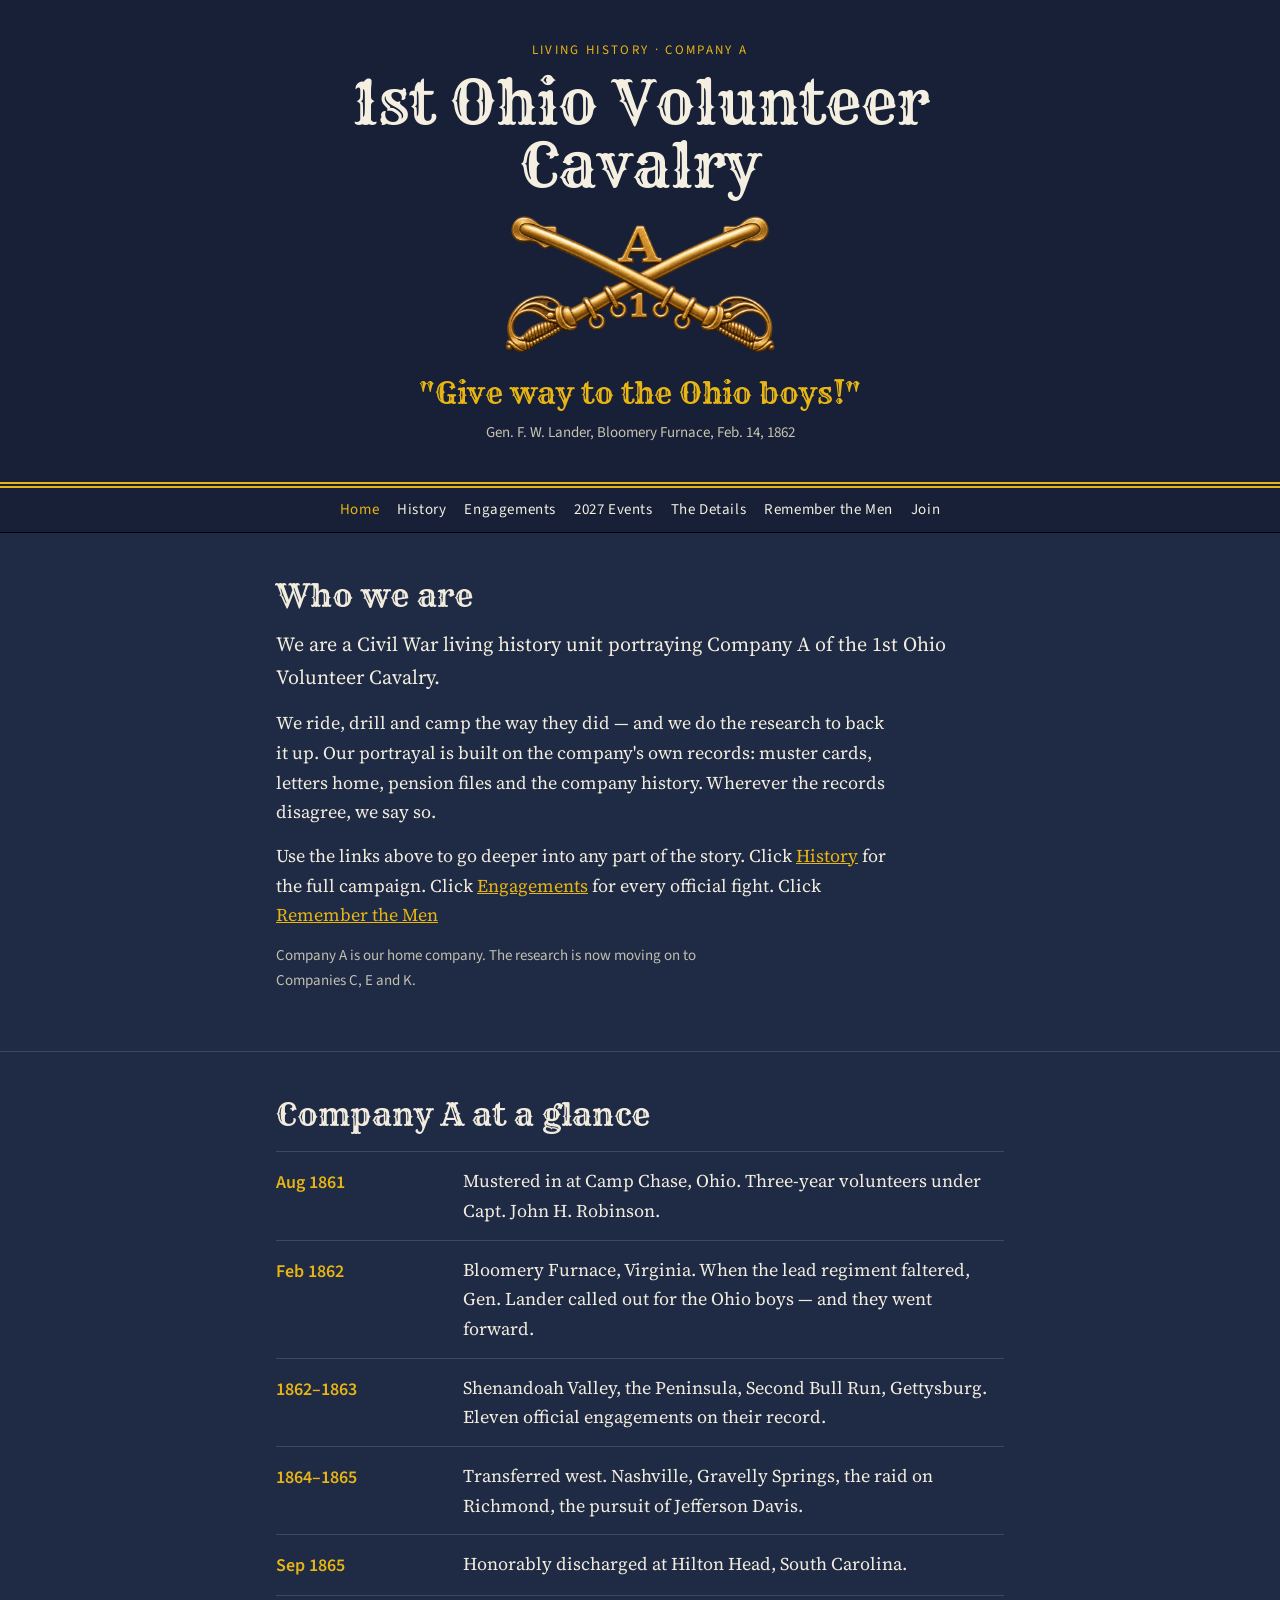
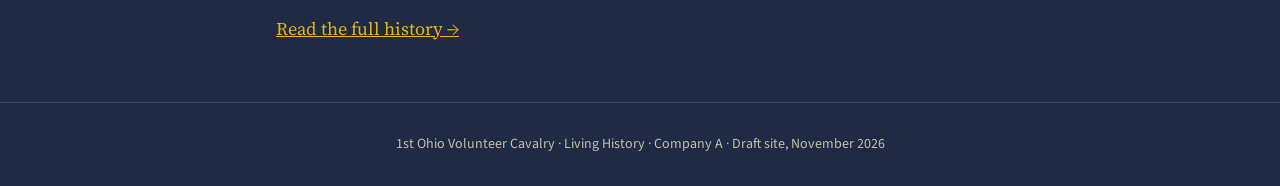
<file: index.html>
<!doctype html><html lang="en"><head>
<meta charset="utf-8">
<meta name="viewport" content="width=device-width,initial-scale=1,viewport-fit=cover">
<title>1st Ohio Volunteer Cavalry</title>
<link rel="stylesheet" href="style.css">
</head><body>

<header class="hero"><div class="wrap">
  <div class="eyebrow">Living History · Company A</div>
  <h1>1st Ohio Volunteer Cavalry</h1>
  <div class="insignia"><img src="emblem.webp" alt="Brass crossed cavalry sabers, Company A, 1st Regiment" width="500" height="256" style="width:100%;height:auto;display:block"></div>
  <p class="motto">"Give way to the Ohio boys!"</p>
  <div class="cite">Gen. F. W. Lander, Bloomery Furnace, Feb. 14, 1862</div>
</div></header>

<nav aria-label="Site navigation"><div class="wrap">
  <a href="index.html" class="active">Home</a>
  <a href="history.html">History</a>
  <a href="engagements.html">Engagements</a>
  <a href="events.html">2027 Events</a>
  <a href="details.html">The Details</a>
  <a href="memorial.html">Remember the Men</a>
  <a href="join.html">Join</a>
</div></nav>

<main>
<section id="about"><div class="wrap">
  <h2>Who we are</h2>
  <p class="lede">We are a Civil War living history unit portraying Company A of the 1st Ohio Volunteer Cavalry.</p>
  <p>We ride, drill and camp the way they did — and we do the research to back it up. Our portrayal is built on the company's own records: muster cards, letters home, pension files and the company history. Wherever the records disagree, we say so.</p>
  <p>Use the links above to go deeper into any part of the story. Click <a href="history.html">History</a> for the full campaign. Click <a href="engagements.html">Engagements</a> for every official fight. Click <a href="memorial.html">Remember the Men</a for the men who gave everything.</p>
  <p class="note">Company A is our home company. The research is now moving on to Companies C, E and K.</p>
</div></section>

<section id="snapshot"><div class="wrap">
  <h2>Company A at a glance</h2>
  <ol class="ledger">
    <li><time>Aug 1861</time><div>Mustered in at Camp Chase, Ohio. Three-year volunteers under Capt. John H. Robinson.</div></li>
    <li><time>Feb 1862</time><div>Bloomery Furnace, Virginia. When the lead regiment faltered, Gen. Lander called out for the Ohio boys — and they went forward.</div></li>
    <li><time>1862–1863</time><div>Shenandoah Valley, the Peninsula, Second Bull Run, Gettysburg. Eleven official engagements on their record.</div></li>
    <li><time>1864–1865</time><div>Transferred west. Nashville, Gravelly Springs, the raid on Richmond, the pursuit of Jefferson Davis.</div></li>
    <li><time>Sep 1865</time><div>Honorably discharged at Hilton Head, South Carolina.</div></li>
  </ol>
  <p style="margin-top:18px"><a href="history.html">Read the full history →</a></p>
</div></section>
</main>

<footer><div class="wrap">1st Ohio Volunteer Cavalry · Living History · Company A · Draft site, November 2026</div></footer>
</body></html>
</file>
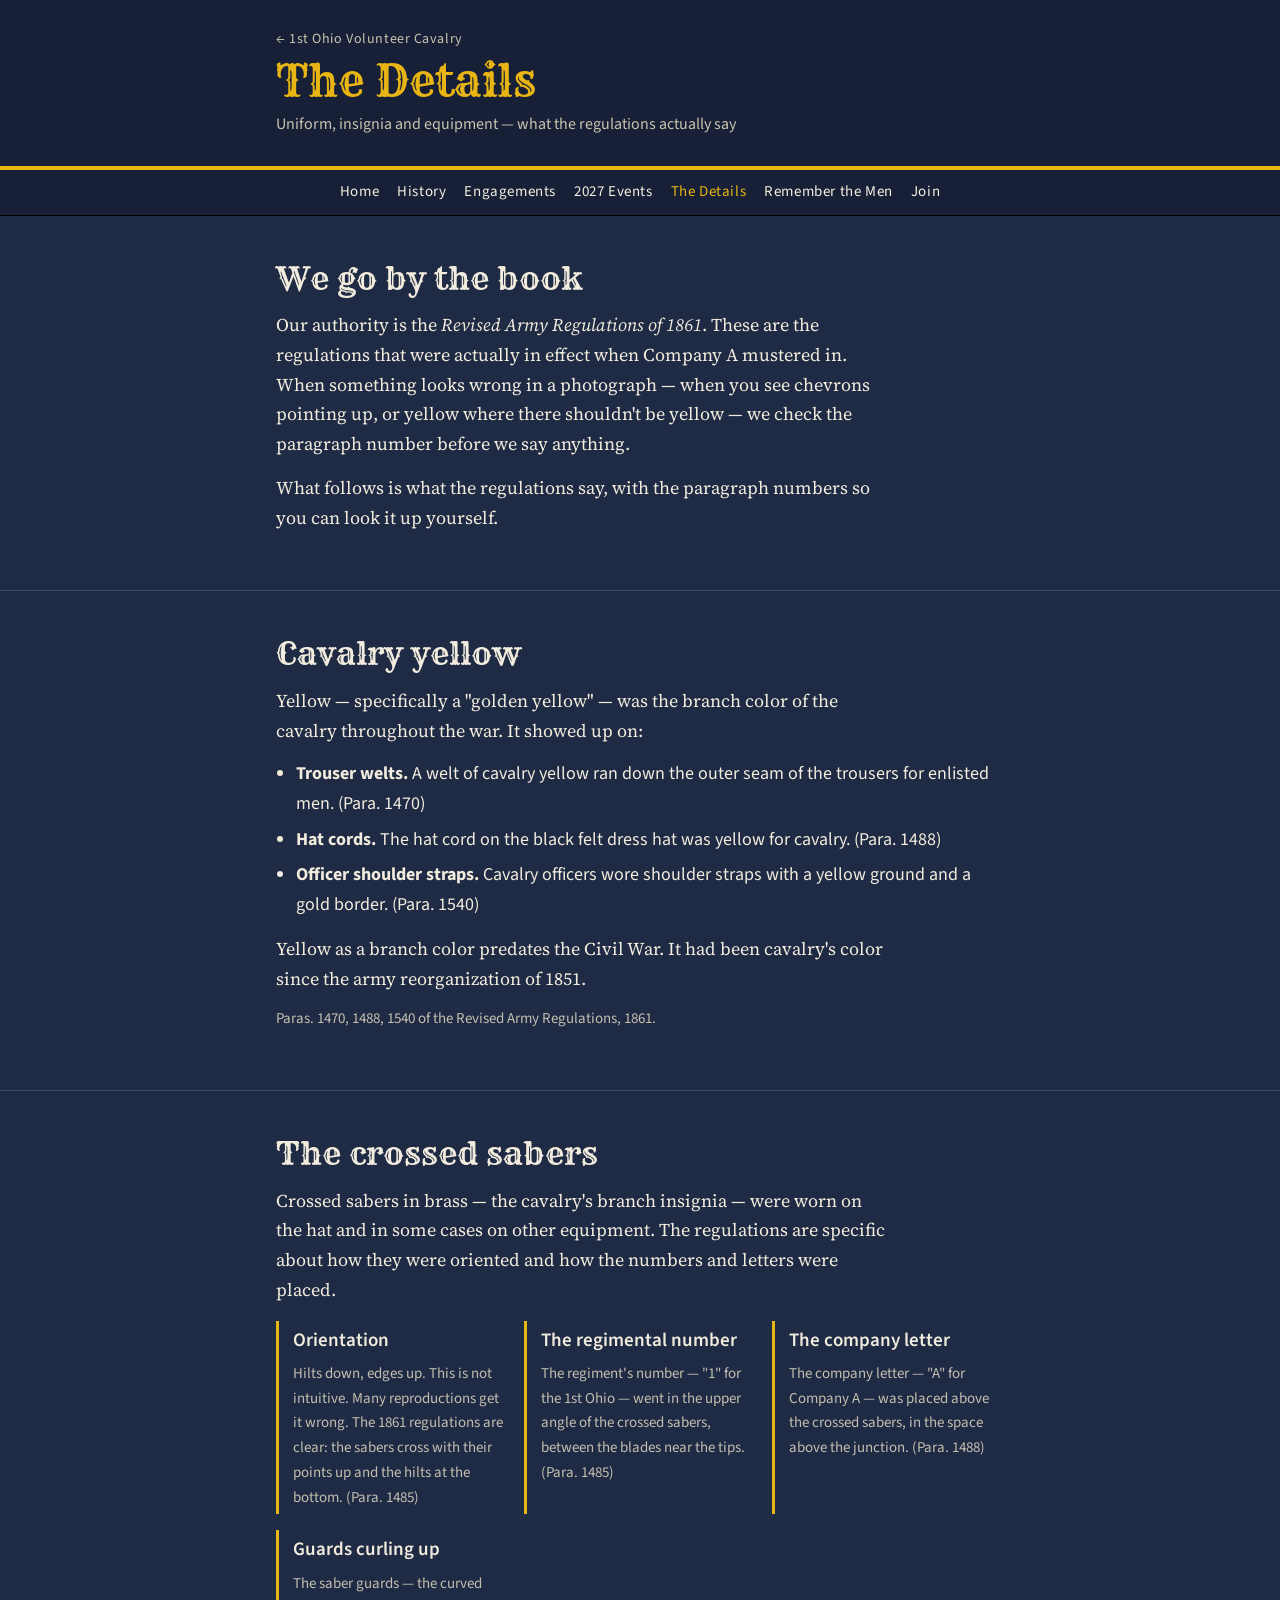
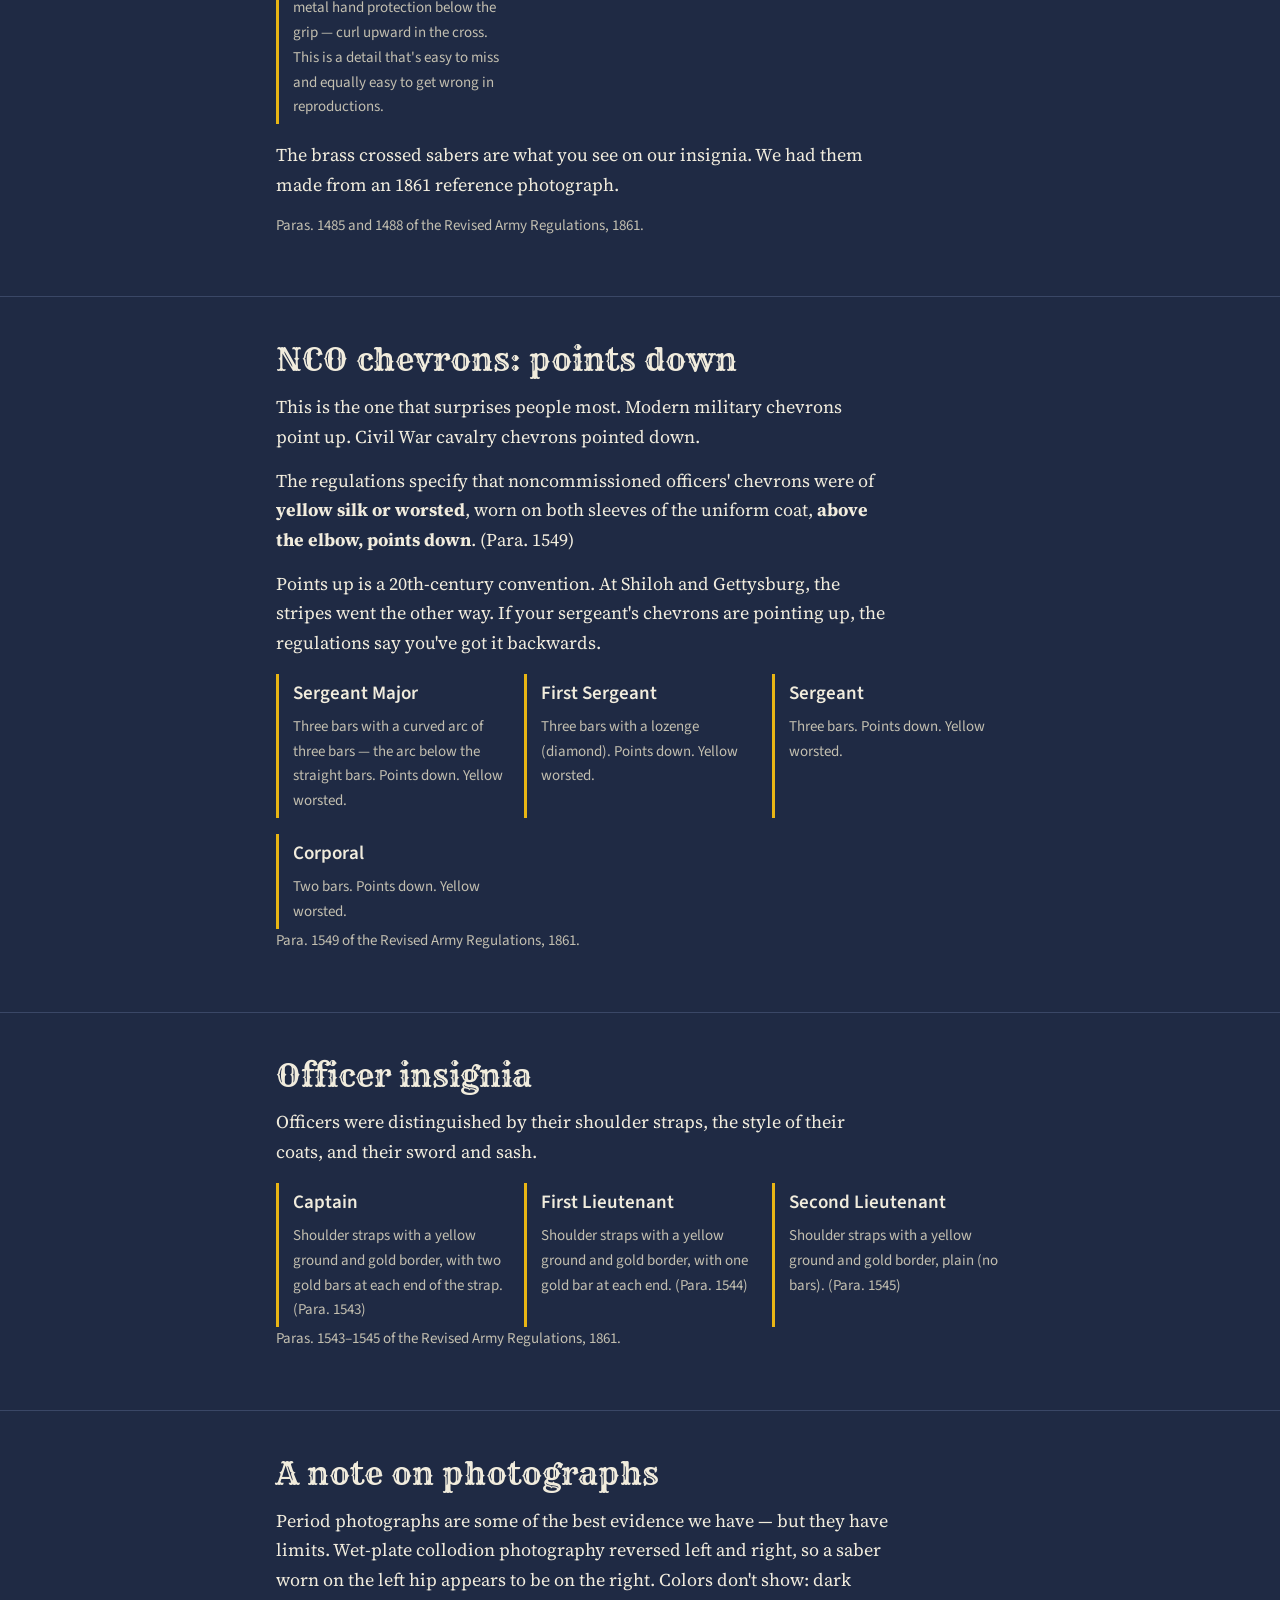
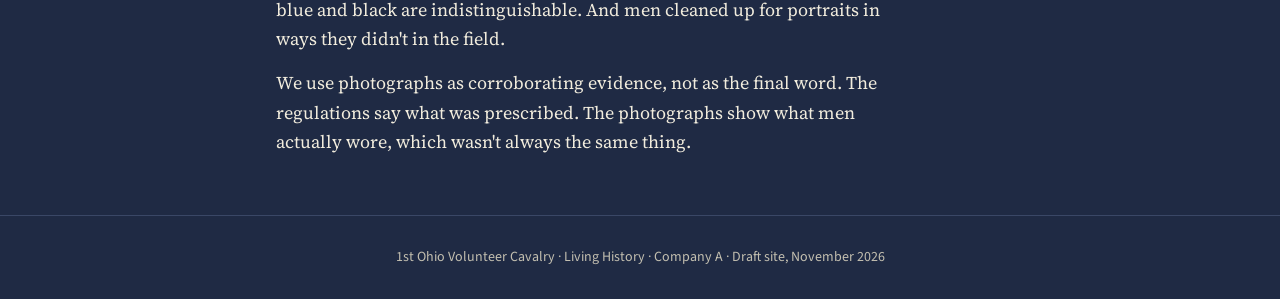
<file: details.html>
<!doctype html><html lang="en"><head>
<meta charset="utf-8">
<meta name="viewport" content="width=device-width,initial-scale=1,viewport-fit=cover">
<title>The Details · 1st Ohio Volunteer Cavalry</title>
<link rel="stylesheet" href="style.css">
</head><body>

<header class="page-hero"><div class="wrap">
  <a href="index.html" class="back">← 1st Ohio Volunteer Cavalry</a>
  <h1>The Details</h1>
  <p class="sub">Uniform, insignia and equipment — what the regulations actually say</p>
</div></header>

<nav aria-label="Site navigation"><div class="wrap">
  <a href="index.html">Home</a>
  <a href="history.html">History</a>
  <a href="engagements.html">Engagements</a>
  <a href="events.html">2027 Events</a>
  <a href="details.html" class="active">The Details</a>
  <a href="memorial.html">Remember the Men</a>
  <a href="join.html">Join</a>
</div></nav>

<main>

<section><div class="wrap">
  <h2>We go by the book</h2>
  <p>Our authority is the <em>Revised Army Regulations of 1861</em>. These are the regulations that were actually in effect when Company A mustered in. When something looks wrong in a photograph — when you see chevrons pointing up, or yellow where there shouldn't be yellow — we check the paragraph number before we say anything.</p>
  <p>What follows is what the regulations say, with the paragraph numbers so you can look it up yourself.</p>
</div></section>

<section><div class="wrap">
  <h2>Cavalry yellow</h2>
  <p>Yellow — specifically a "golden yellow" — was the branch color of the cavalry throughout the war. It showed up on:</p>
  <ul style="font-family:var(--sans);margin:0 0 14px;padding-left:20px">
    <li style="margin-bottom:6px"><strong>Trouser welts.</strong> A welt of cavalry yellow ran down the outer seam of the trousers for enlisted men. (Para. 1470)</li>
    <li style="margin-bottom:6px"><strong>Hat cords.</strong> The hat cord on the black felt dress hat was yellow for cavalry. (Para. 1488)</li>
    <li style="margin-bottom:6px"><strong>Officer shoulder straps.</strong> Cavalry officers wore shoulder straps with a yellow ground and a gold border. (Para. 1540)</li>
  </ul>
  <p>Yellow as a branch color predates the Civil War. It had been cavalry's color since the army reorganization of 1851.</p>
  <p class="note">Paras. 1470, 1488, 1540 of the Revised Army Regulations, 1861.</p>
</div></section>

<section><div class="wrap">
  <h2>The crossed sabers</h2>
  <p>Crossed sabers in brass — the cavalry's branch insignia — were worn on the hat and in some cases on other equipment. The regulations are specific about how they were oriented and how the numbers and letters were placed.</p>
  <div class="regs">
    <div class="reg">
      <h3>Orientation</h3>
      <p>Hilts down, edges up. This is not intuitive. Many reproductions get it wrong. The 1861 regulations are clear: the sabers cross with their points up and the hilts at the bottom. (Para. 1485)</p>
    </div>
    <div class="reg">
      <h3>The regimental number</h3>
      <p>The regiment's number — "1" for the 1st Ohio — went in the upper angle of the crossed sabers, between the blades near the tips. (Para. 1485)</p>
    </div>
    <div class="reg">
      <h3>The company letter</h3>
      <p>The company letter — "A" for Company A — was placed above the crossed sabers, in the space above the junction. (Para. 1488)</p>
    </div>
    <div class="reg">
      <h3>Guards curling up</h3>
      <p>The saber guards — the curved metal hand protection below the grip — curl upward in the cross. This is a detail that's easy to miss and equally easy to get wrong in reproductions.</p>
    </div>
  </div>
  <p style="margin-top:16px">The brass crossed sabers are what you see on our insignia. We had them made from an 1861 reference photograph.</p>
  <p class="note">Paras. 1485 and 1488 of the Revised Army Regulations, 1861.</p>
</div></section>

<section><div class="wrap">
  <h2>NCO chevrons: points down</h2>
  <p>This is the one that surprises people most. Modern military chevrons point up. Civil War cavalry chevrons pointed down.</p>
  <p>The regulations specify that noncommissioned officers' chevrons were of <strong>yellow silk or worsted</strong>, worn on both sleeves of the uniform coat, <strong>above the elbow, points down</strong>. (Para. 1549)</p>
  <p>Points up is a 20th-century convention. At Shiloh and Gettysburg, the stripes went the other way. If your sergeant's chevrons are pointing up, the regulations say you've got it backwards.</p>
  <div class="regs">
    <div class="reg">
      <h3>Sergeant Major</h3>
      <p>Three bars with a curved arc of three bars — the arc below the straight bars. Points down. Yellow worsted.</p>
    </div>
    <div class="reg">
      <h3>First Sergeant</h3>
      <p>Three bars with a lozenge (diamond). Points down. Yellow worsted.</p>
    </div>
    <div class="reg">
      <h3>Sergeant</h3>
      <p>Three bars. Points down. Yellow worsted.</p>
    </div>
    <div class="reg">
      <h3>Corporal</h3>
      <p>Two bars. Points down. Yellow worsted.</p>
    </div>
  </div>
  <p class="note">Para. 1549 of the Revised Army Regulations, 1861.</p>
</div></section>

<section><div class="wrap">
  <h2>Officer insignia</h2>
  <p>Officers were distinguished by their shoulder straps, the style of their coats, and their sword and sash.</p>
  <div class="regs">
    <div class="reg">
      <h3>Captain</h3>
      <p>Shoulder straps with a yellow ground and gold border, with two gold bars at each end of the strap. (Para. 1543)</p>
    </div>
    <div class="reg">
      <h3>First Lieutenant</h3>
      <p>Shoulder straps with a yellow ground and gold border, with one gold bar at each end. (Para. 1544)</p>
    </div>
    <div class="reg">
      <h3>Second Lieutenant</h3>
      <p>Shoulder straps with a yellow ground and gold border, plain (no bars). (Para. 1545)</p>
    </div>
  </div>
  <p class="note">Paras. 1543–1545 of the Revised Army Regulations, 1861.</p>
</div></section>

<section><div class="wrap">
  <h2>A note on photographs</h2>
  <p>Period photographs are some of the best evidence we have — but they have limits. Wet-plate collodion photography reversed left and right, so a saber worn on the left hip appears to be on the right. Colors don't show: dark blue and black are indistinguishable. And men cleaned up for portraits in ways they didn't in the field.</p>
  <p>We use photographs as corroborating evidence, not as the final word. The regulations say what was prescribed. The photographs show what men actually wore, which wasn't always the same thing.</p>
</div></section>

</main>

<footer><div class="wrap">1st Ohio Volunteer Cavalry · Living History · Company A · Draft site, November 2026</div></footer>
</body></html>
</file>
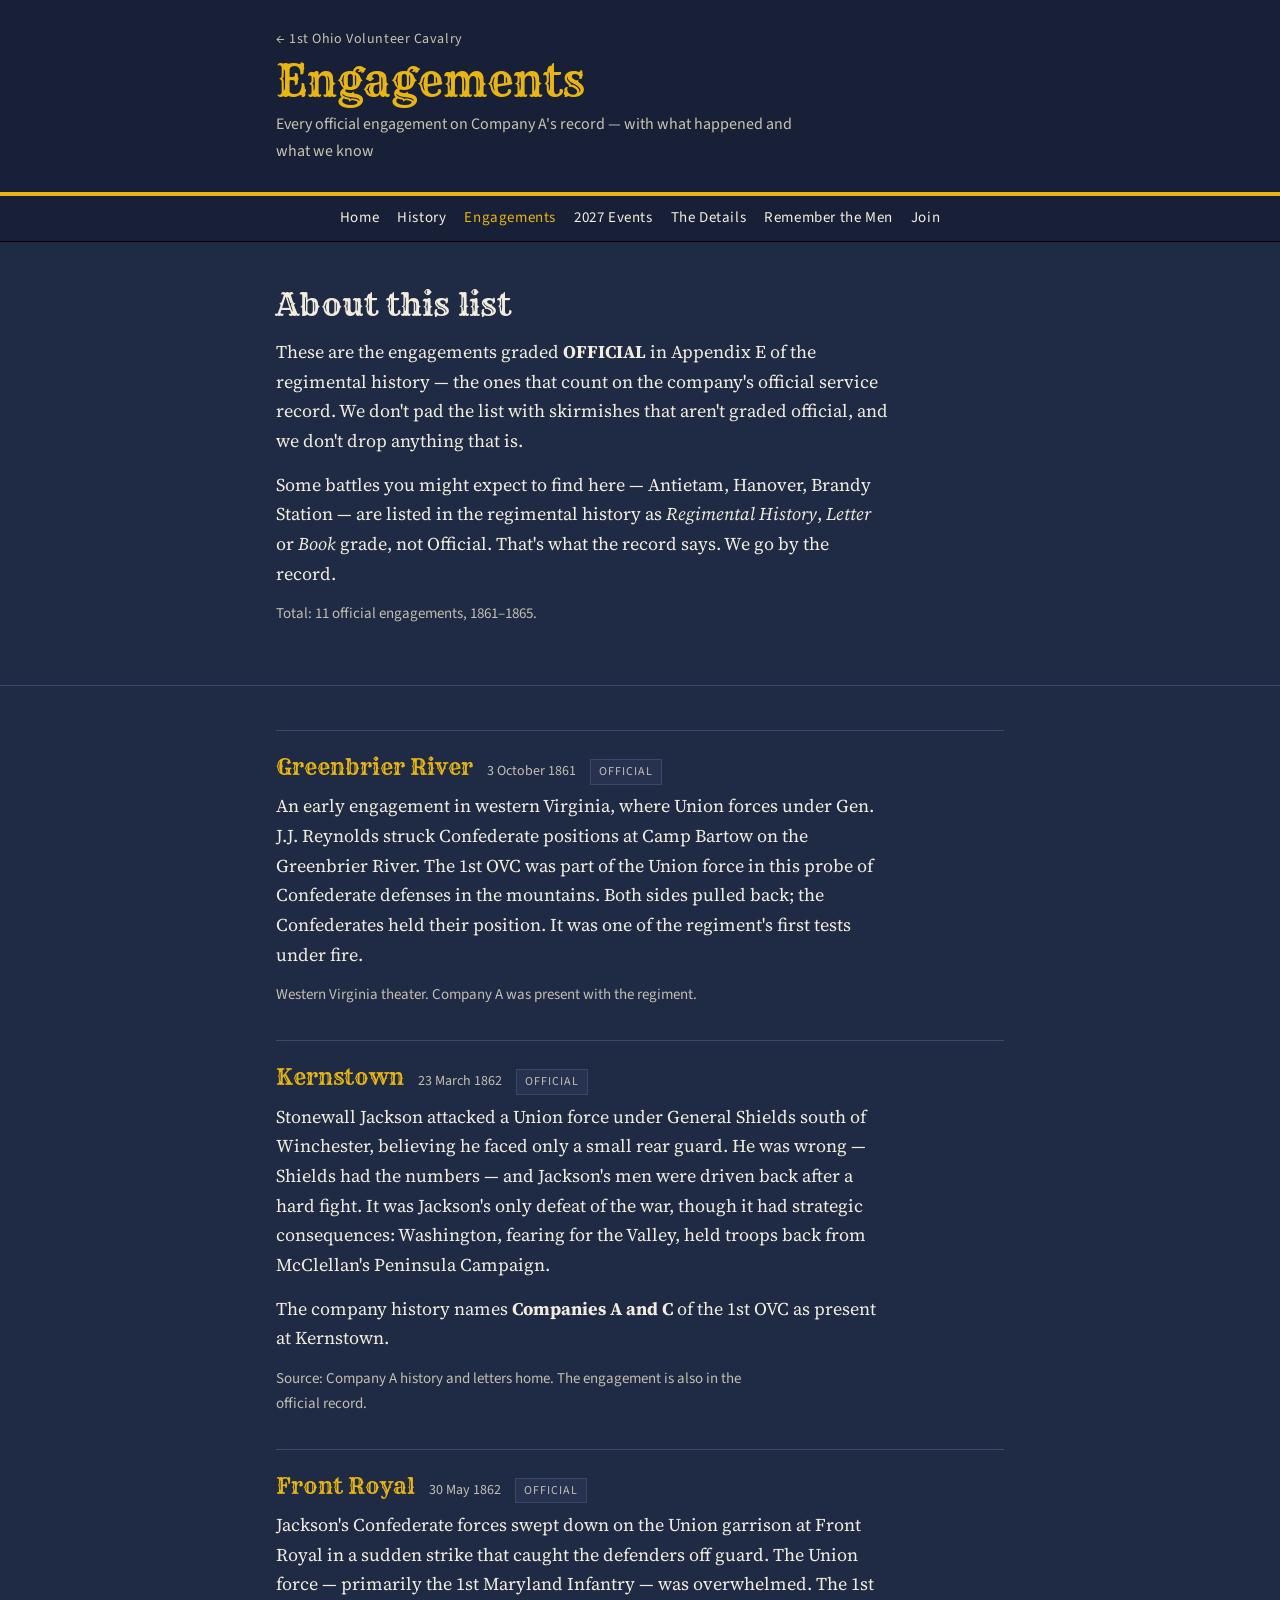
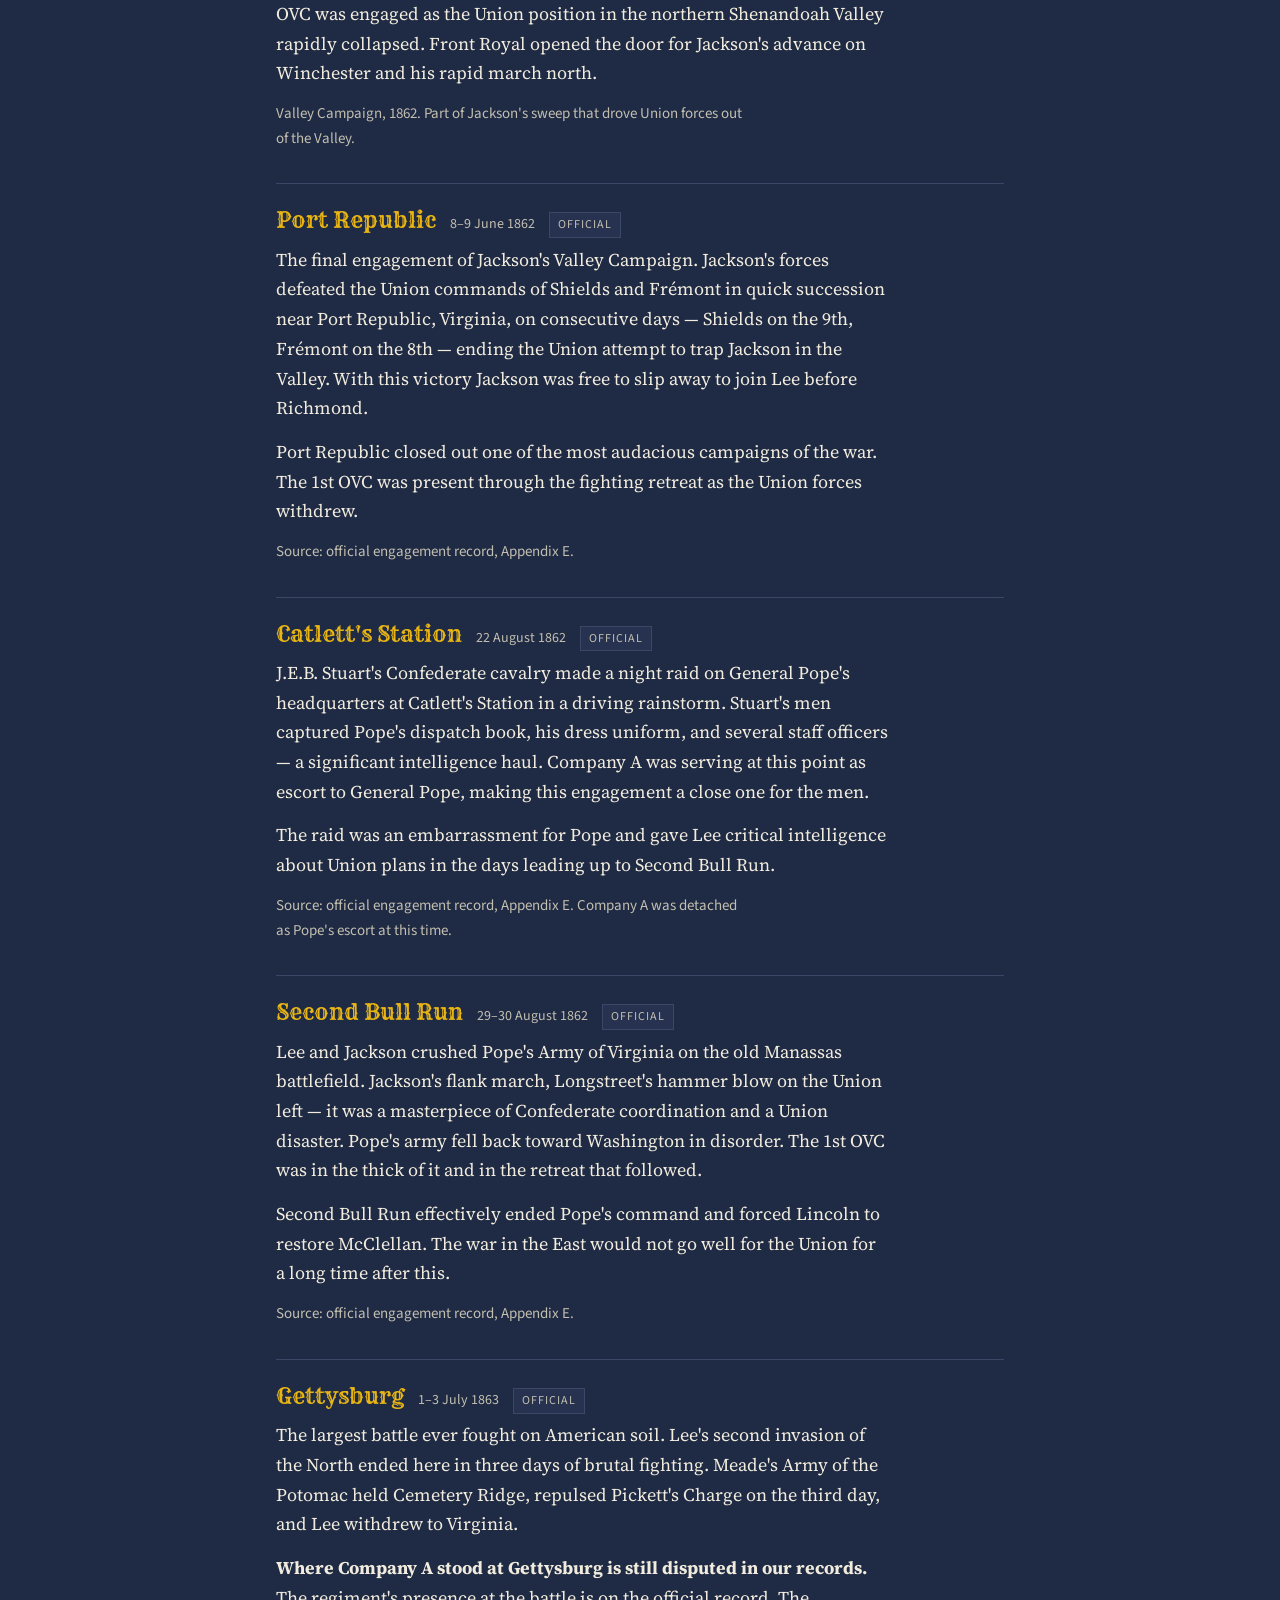
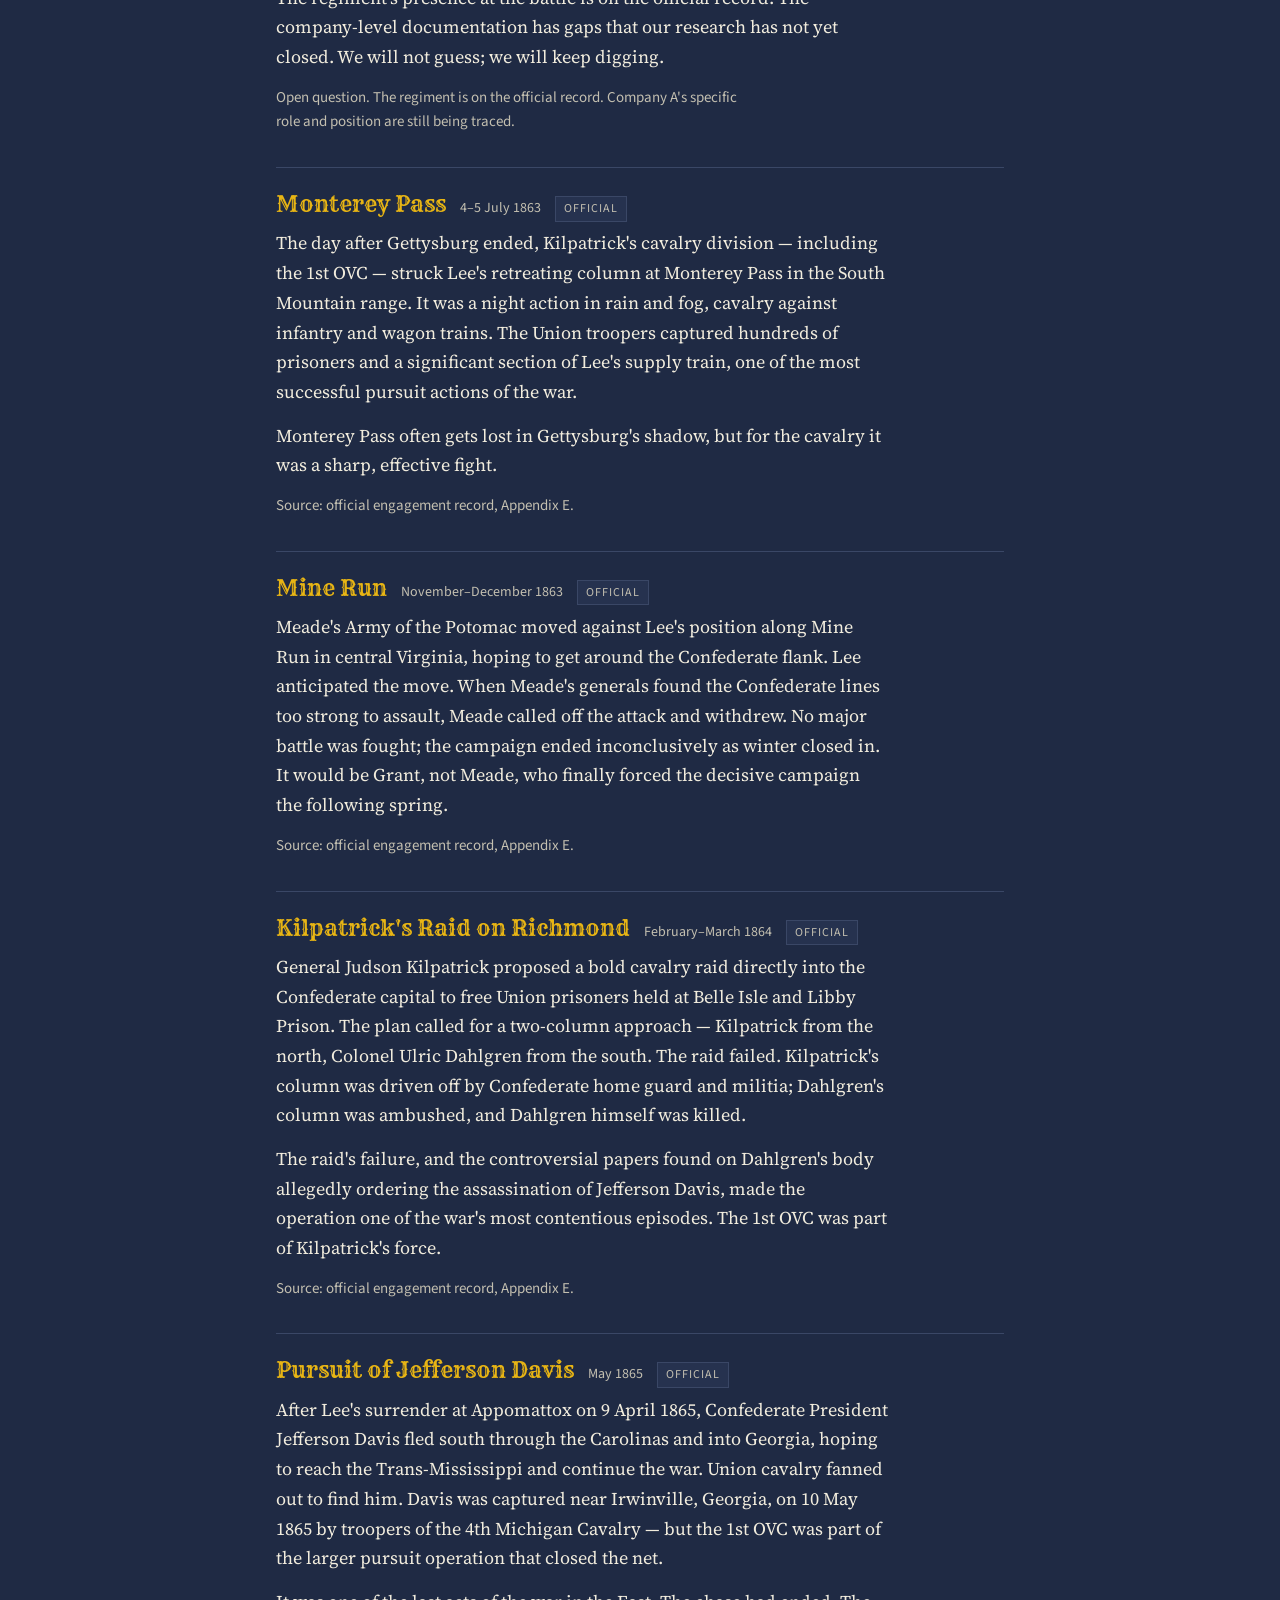
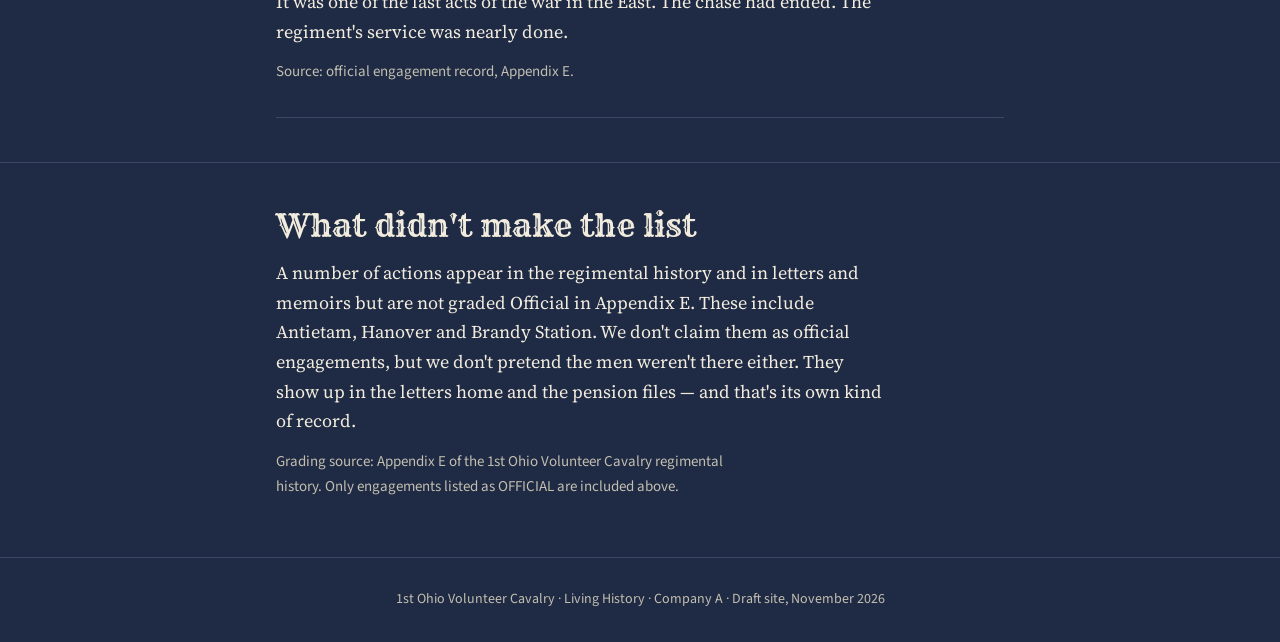
<file: engagements.html>
<!doctype html><html lang="en"><head>
<meta charset="utf-8">
<meta name="viewport" content="width=device-width,initial-scale=1,viewport-fit=cover">
<title>Engagements · 1st Ohio Volunteer Cavalry</title>
<link rel="stylesheet" href="style.css">
</head><body>

<header class="page-hero"><div class="wrap">
  <a href="index.html" class="back">← 1st Ohio Volunteer Cavalry</a>
  <h1>Engagements</h1>
  <p class="sub">Every official engagement on Company A's record — with what happened and what we know</p>
</div></header>

<nav aria-label="Site navigation"><div class="wrap">
  <a href="index.html">Home</a>
  <a href="history.html">History</a>
  <a href="engagements.html" class="active">Engagements</a>
  <a href="events.html">2027 Events</a>
  <a href="details.html">The Details</a>
  <a href="memorial.html">Remember the Men</a>
  <a href="join.html">Join</a>
</div></nav>

<main>

<section><div class="wrap">
  <h2>About this list</h2>
  <p>These are the engagements graded <strong>OFFICIAL</strong> in Appendix E of the regimental history — the ones that count on the company's official service record. We don't pad the list with skirmishes that aren't graded official, and we don't drop anything that is.</p>
  <p>Some battles you might expect to find here — Antietam, Hanover, Brandy Station — are listed in the regimental history as <em>Regimental History</em>, <em>Letter</em> or <em>Book</em> grade, not Official. That's what the record says. We go by the record.</p>
  <p class="note">Total: 11 official engagements, 1861–1865.</p>
</div></section>

<section><div class="wrap">
  <div class="battles">

    <div class="battle">
      <div class="battle-head">
        <span class="battle-name">Greenbrier River</span>
        <span class="battle-date">3 October 1861</span>
        <span class="battle-grade">Official</span>
      </div>
      <p>An early engagement in western Virginia, where Union forces under Gen. J.J. Reynolds struck Confederate positions at Camp Bartow on the Greenbrier River. The 1st OVC was part of the Union force in this probe of Confederate defenses in the mountains. Both sides pulled back; the Confederates held their position. It was one of the regiment's first tests under fire.</p>
      <p class="note">Western Virginia theater. Company A was present with the regiment.</p>
    </div>

    <div class="battle">
      <div class="battle-head">
        <span class="battle-name">Kernstown</span>
        <span class="battle-date">23 March 1862</span>
        <span class="battle-grade">Official</span>
      </div>
      <p>Stonewall Jackson attacked a Union force under General Shields south of Winchester, believing he faced only a small rear guard. He was wrong — Shields had the numbers — and Jackson's men were driven back after a hard fight. It was Jackson's only defeat of the war, though it had strategic consequences: Washington, fearing for the Valley, held troops back from McClellan's Peninsula Campaign.</p>
      <p>The company history names <strong>Companies A and C</strong> of the 1st OVC as present at Kernstown.</p>
      <p class="note">Source: Company A history and letters home. The engagement is also in the official record.</p>
    </div>

    <div class="battle">
      <div class="battle-head">
        <span class="battle-name">Front Royal</span>
        <span class="battle-date">30 May 1862</span>
        <span class="battle-grade">Official</span>
      </div>
      <p>Jackson's Confederate forces swept down on the Union garrison at Front Royal in a sudden strike that caught the defenders off guard. The Union force — primarily the 1st Maryland Infantry — was overwhelmed. The 1st OVC was engaged as the Union position in the northern Shenandoah Valley rapidly collapsed. Front Royal opened the door for Jackson's advance on Winchester and his rapid march north.</p>
      <p class="note">Valley Campaign, 1862. Part of Jackson's sweep that drove Union forces out of the Valley.</p>
    </div>

    <div class="battle">
      <div class="battle-head">
        <span class="battle-name">Port Republic</span>
        <span class="battle-date">8–9 June 1862</span>
        <span class="battle-grade">Official</span>
      </div>
      <p>The final engagement of Jackson's Valley Campaign. Jackson's forces defeated the Union commands of Shields and Frémont in quick succession near Port Republic, Virginia, on consecutive days — Shields on the 9th, Frémont on the 8th — ending the Union attempt to trap Jackson in the Valley. With this victory Jackson was free to slip away to join Lee before Richmond.</p>
      <p>Port Republic closed out one of the most audacious campaigns of the war. The 1st OVC was present through the fighting retreat as the Union forces withdrew.</p>
      <p class="note">Source: official engagement record, Appendix E.</p>
    </div>

    <div class="battle">
      <div class="battle-head">
        <span class="battle-name">Catlett's Station</span>
        <span class="battle-date">22 August 1862</span>
        <span class="battle-grade">Official</span>
      </div>
      <p>J.E.B. Stuart's Confederate cavalry made a night raid on General Pope's headquarters at Catlett's Station in a driving rainstorm. Stuart's men captured Pope's dispatch book, his dress uniform, and several staff officers — a significant intelligence haul. Company A was serving at this point as escort to General Pope, making this engagement a close one for the men.</p>
      <p>The raid was an embarrassment for Pope and gave Lee critical intelligence about Union plans in the days leading up to Second Bull Run.</p>
      <p class="note">Source: official engagement record, Appendix E. Company A was detached as Pope's escort at this time.</p>
    </div>

    <div class="battle">
      <div class="battle-head">
        <span class="battle-name">Second Bull Run</span>
        <span class="battle-date">29–30 August 1862</span>
        <span class="battle-grade">Official</span>
      </div>
      <p>Lee and Jackson crushed Pope's Army of Virginia on the old Manassas battlefield. Jackson's flank march, Longstreet's hammer blow on the Union left — it was a masterpiece of Confederate coordination and a Union disaster. Pope's army fell back toward Washington in disorder. The 1st OVC was in the thick of it and in the retreat that followed.</p>
      <p>Second Bull Run effectively ended Pope's command and forced Lincoln to restore McClellan. The war in the East would not go well for the Union for a long time after this.</p>
      <p class="note">Source: official engagement record, Appendix E.</p>
    </div>

    <div class="battle">
      <div class="battle-head">
        <span class="battle-name">Gettysburg</span>
        <span class="battle-date">1–3 July 1863</span>
        <span class="battle-grade">Official</span>
      </div>
      <p>The largest battle ever fought on American soil. Lee's second invasion of the North ended here in three days of brutal fighting. Meade's Army of the Potomac held Cemetery Ridge, repulsed Pickett's Charge on the third day, and Lee withdrew to Virginia.</p>
      <p><strong>Where Company A stood at Gettysburg is still disputed in our records.</strong> The regiment's presence at the battle is on the official record. The company-level documentation has gaps that our research has not yet closed. We will not guess; we will keep digging.</p>
      <p class="note">Open question. The regiment is on the official record. Company A's specific role and position are still being traced.</p>
    </div>

    <div class="battle">
      <div class="battle-head">
        <span class="battle-name">Monterey Pass</span>
        <span class="battle-date">4–5 July 1863</span>
        <span class="battle-grade">Official</span>
      </div>
      <p>The day after Gettysburg ended, Kilpatrick's cavalry division — including the 1st OVC — struck Lee's retreating column at Monterey Pass in the South Mountain range. It was a night action in rain and fog, cavalry against infantry and wagon trains. The Union troopers captured hundreds of prisoners and a significant section of Lee's supply train, one of the most successful pursuit actions of the war.</p>
      <p>Monterey Pass often gets lost in Gettysburg's shadow, but for the cavalry it was a sharp, effective fight.</p>
      <p class="note">Source: official engagement record, Appendix E.</p>
    </div>

    <div class="battle">
      <div class="battle-head">
        <span class="battle-name">Mine Run</span>
        <span class="battle-date">November–December 1863</span>
        <span class="battle-grade">Official</span>
      </div>
      <p>Meade's Army of the Potomac moved against Lee's position along Mine Run in central Virginia, hoping to get around the Confederate flank. Lee anticipated the move. When Meade's generals found the Confederate lines too strong to assault, Meade called off the attack and withdrew. No major battle was fought; the campaign ended inconclusively as winter closed in. It would be Grant, not Meade, who finally forced the decisive campaign the following spring.</p>
      <p class="note">Source: official engagement record, Appendix E.</p>
    </div>

    <div class="battle">
      <div class="battle-head">
        <span class="battle-name">Kilpatrick's Raid on Richmond</span>
        <span class="battle-date">February–March 1864</span>
        <span class="battle-grade">Official</span>
      </div>
      <p>General Judson Kilpatrick proposed a bold cavalry raid directly into the Confederate capital to free Union prisoners held at Belle Isle and Libby Prison. The plan called for a two-column approach — Kilpatrick from the north, Colonel Ulric Dahlgren from the south. The raid failed. Kilpatrick's column was driven off by Confederate home guard and militia; Dahlgren's column was ambushed, and Dahlgren himself was killed.</p>
      <p>The raid's failure, and the controversial papers found on Dahlgren's body allegedly ordering the assassination of Jefferson Davis, made the operation one of the war's most contentious episodes. The 1st OVC was part of Kilpatrick's force.</p>
      <p class="note">Source: official engagement record, Appendix E.</p>
    </div>

    <div class="battle">
      <div class="battle-head">
        <span class="battle-name">Pursuit of Jefferson Davis</span>
        <span class="battle-date">May 1865</span>
        <span class="battle-grade">Official</span>
      </div>
      <p>After Lee's surrender at Appomattox on 9 April 1865, Confederate President Jefferson Davis fled south through the Carolinas and into Georgia, hoping to reach the Trans-Mississippi and continue the war. Union cavalry fanned out to find him. Davis was captured near Irwinville, Georgia, on 10 May 1865 by troopers of the 4th Michigan Cavalry — but the 1st OVC was part of the larger pursuit operation that closed the net.</p>
      <p>It was one of the last acts of the war in the East. The chase had ended. The regiment's service was nearly done.</p>
      <p class="note">Source: official engagement record, Appendix E.</p>
    </div>

  </div>
</div></section>

<section><div class="wrap">
  <h2>What didn't make the list</h2>
  <p>A number of actions appear in the regimental history and in letters and memoirs but are not graded Official in Appendix E. These include Antietam, Hanover and Brandy Station. We don't claim them as official engagements, but we don't pretend the men weren't there either. They show up in the letters home and the pension files — and that's its own kind of record.</p>
  <p class="note">Grading source: Appendix E of the 1st Ohio Volunteer Cavalry regimental history. Only engagements listed as OFFICIAL are included above.</p>
</div></section>

</main>

<footer><div class="wrap">1st Ohio Volunteer Cavalry · Living History · Company A · Draft site, November 2026</div></footer>
</body></html>
</file>
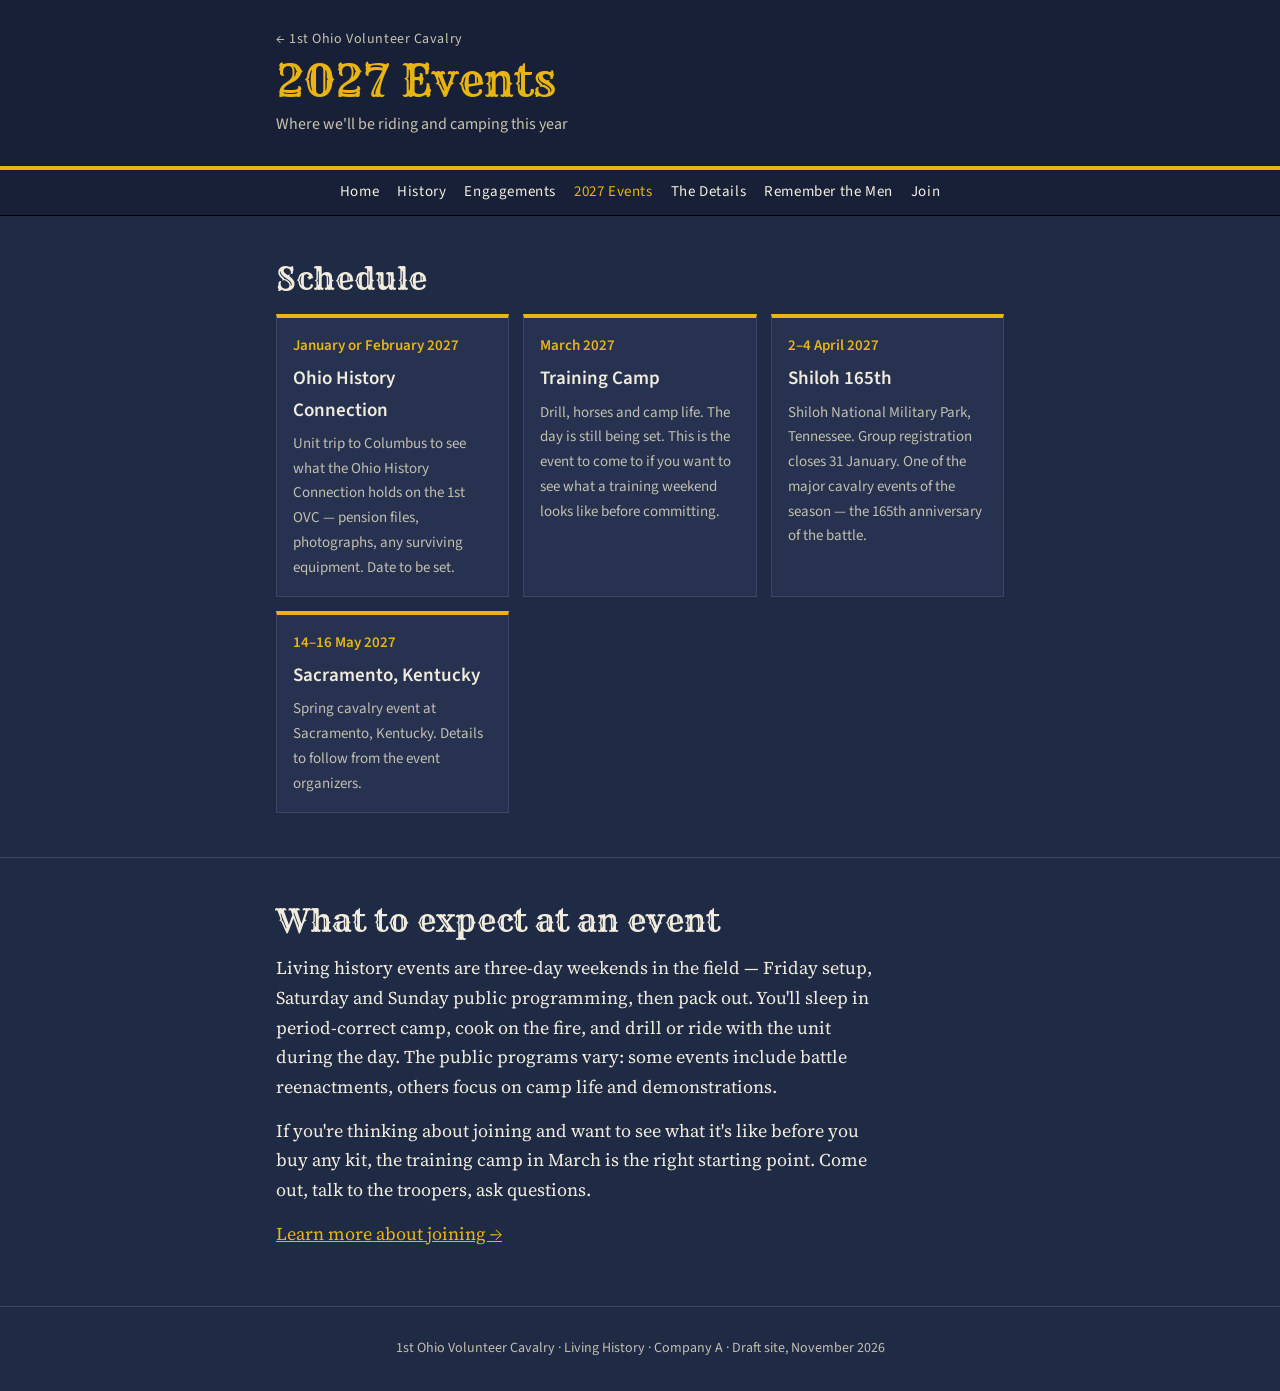
<file: events.html>
<!doctype html><html lang="en"><head>
<meta charset="utf-8">
<meta name="viewport" content="width=device-width,initial-scale=1,viewport-fit=cover">
<title>2027 Events · 1st Ohio Volunteer Cavalry</title>
<link rel="stylesheet" href="style.css">
</head><body>

<header class="page-hero"><div class="wrap">
  <a href="index.html" class="back">← 1st Ohio Volunteer Cavalry</a>
  <h1>2027 Events</h1>
  <p class="sub">Where we'll be riding and camping this year</p>
</div></header>

<nav aria-label="Site navigation"><div class="wrap">
  <a href="index.html">Home</a>
  <a href="history.html">History</a>
  <a href="engagements.html">Engagements</a>
  <a href="events.html" class="active">2027 Events</a>
  <a href="details.html">The Details</a>
  <a href="memorial.html">Remember the Men</a>
  <a href="join.html">Join</a>
</div></nav>

<main>

<section><div class="wrap">
  <h2>Schedule</h2>
  <div class="events">
    <div class="event">
      <div class="when">January or February 2027</div>
      <h3>Ohio History Connection</h3>
      <p>Unit trip to Columbus to see what the Ohio History Connection holds on the 1st OVC — pension files, photographs, any surviving equipment. Date to be set.</p>
    </div>
    <div class="event">
      <div class="when">March 2027</div>
      <h3>Training Camp</h3>
      <p>Drill, horses and camp life. The day is still being set. This is the event to come to if you want to see what a training weekend looks like before committing.</p>
    </div>
    <div class="event">
      <div class="when">2–4 April 2027</div>
      <h3>Shiloh 165th</h3>
      <p>Shiloh National Military Park, Tennessee. Group registration closes 31 January. One of the major cavalry events of the season — the 165th anniversary of the battle.</p>
    </div>
    <div class="event">
      <div class="when">14–16 May 2027</div>
      <h3>Sacramento, Kentucky</h3>
      <p>Spring cavalry event at Sacramento, Kentucky. Details to follow from the event organizers.</p>
    </div>
  </div>
</div></section>

<section><div class="wrap">
  <h2>What to expect at an event</h2>
  <p>Living history events are three-day weekends in the field — Friday setup, Saturday and Sunday public programming, then pack out. You'll sleep in period-correct camp, cook on the fire, and drill or ride with the unit during the day. The public programs vary: some events include battle reenactments, others focus on camp life and demonstrations.</p>
  <p>If you're thinking about joining and want to see what it's like before you buy any kit, the training camp in March is the right starting point. Come out, talk to the troopers, ask questions.</p>
  <p><a href="join.html">Learn more about joining →</a></p>
</div></section>

</main>

<footer><div class="wrap">1st Ohio Volunteer Cavalry · Living History · Company A · Draft site, November 2026</div></footer>
</body></html>
</file>
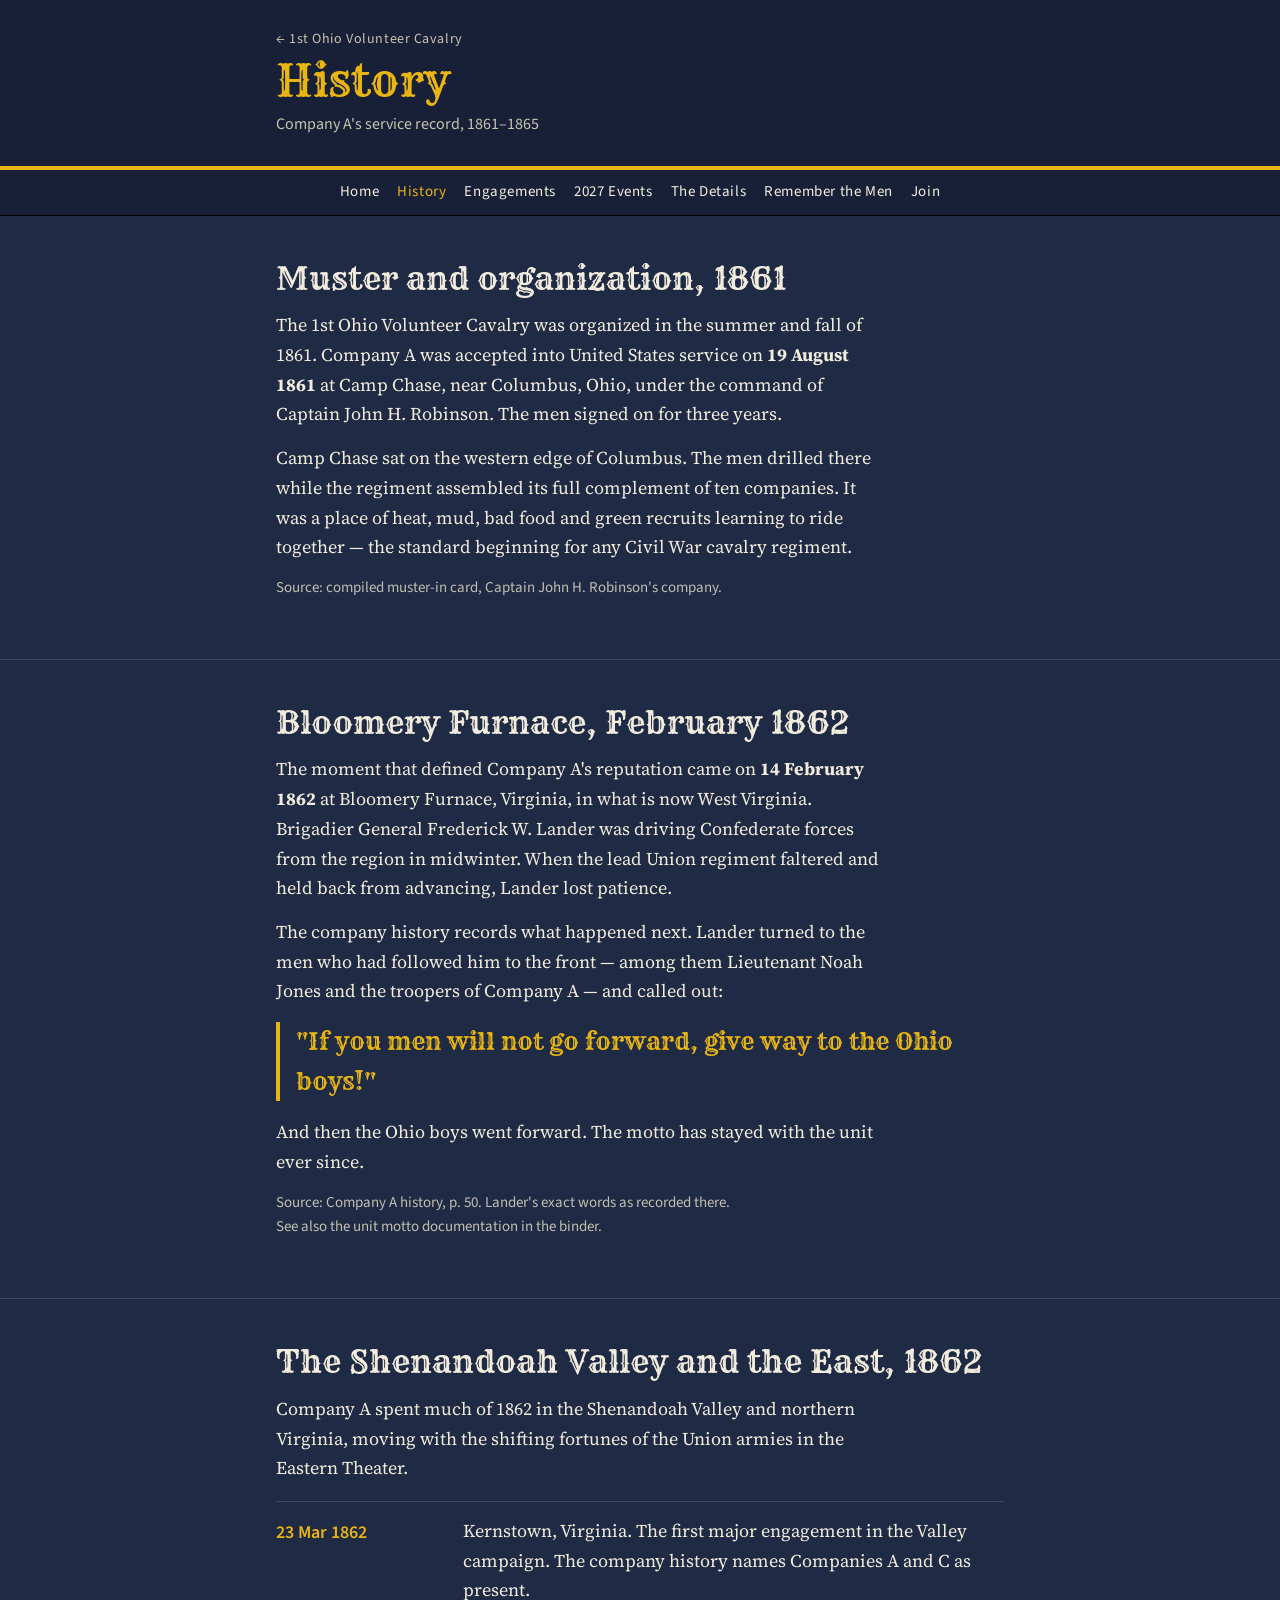
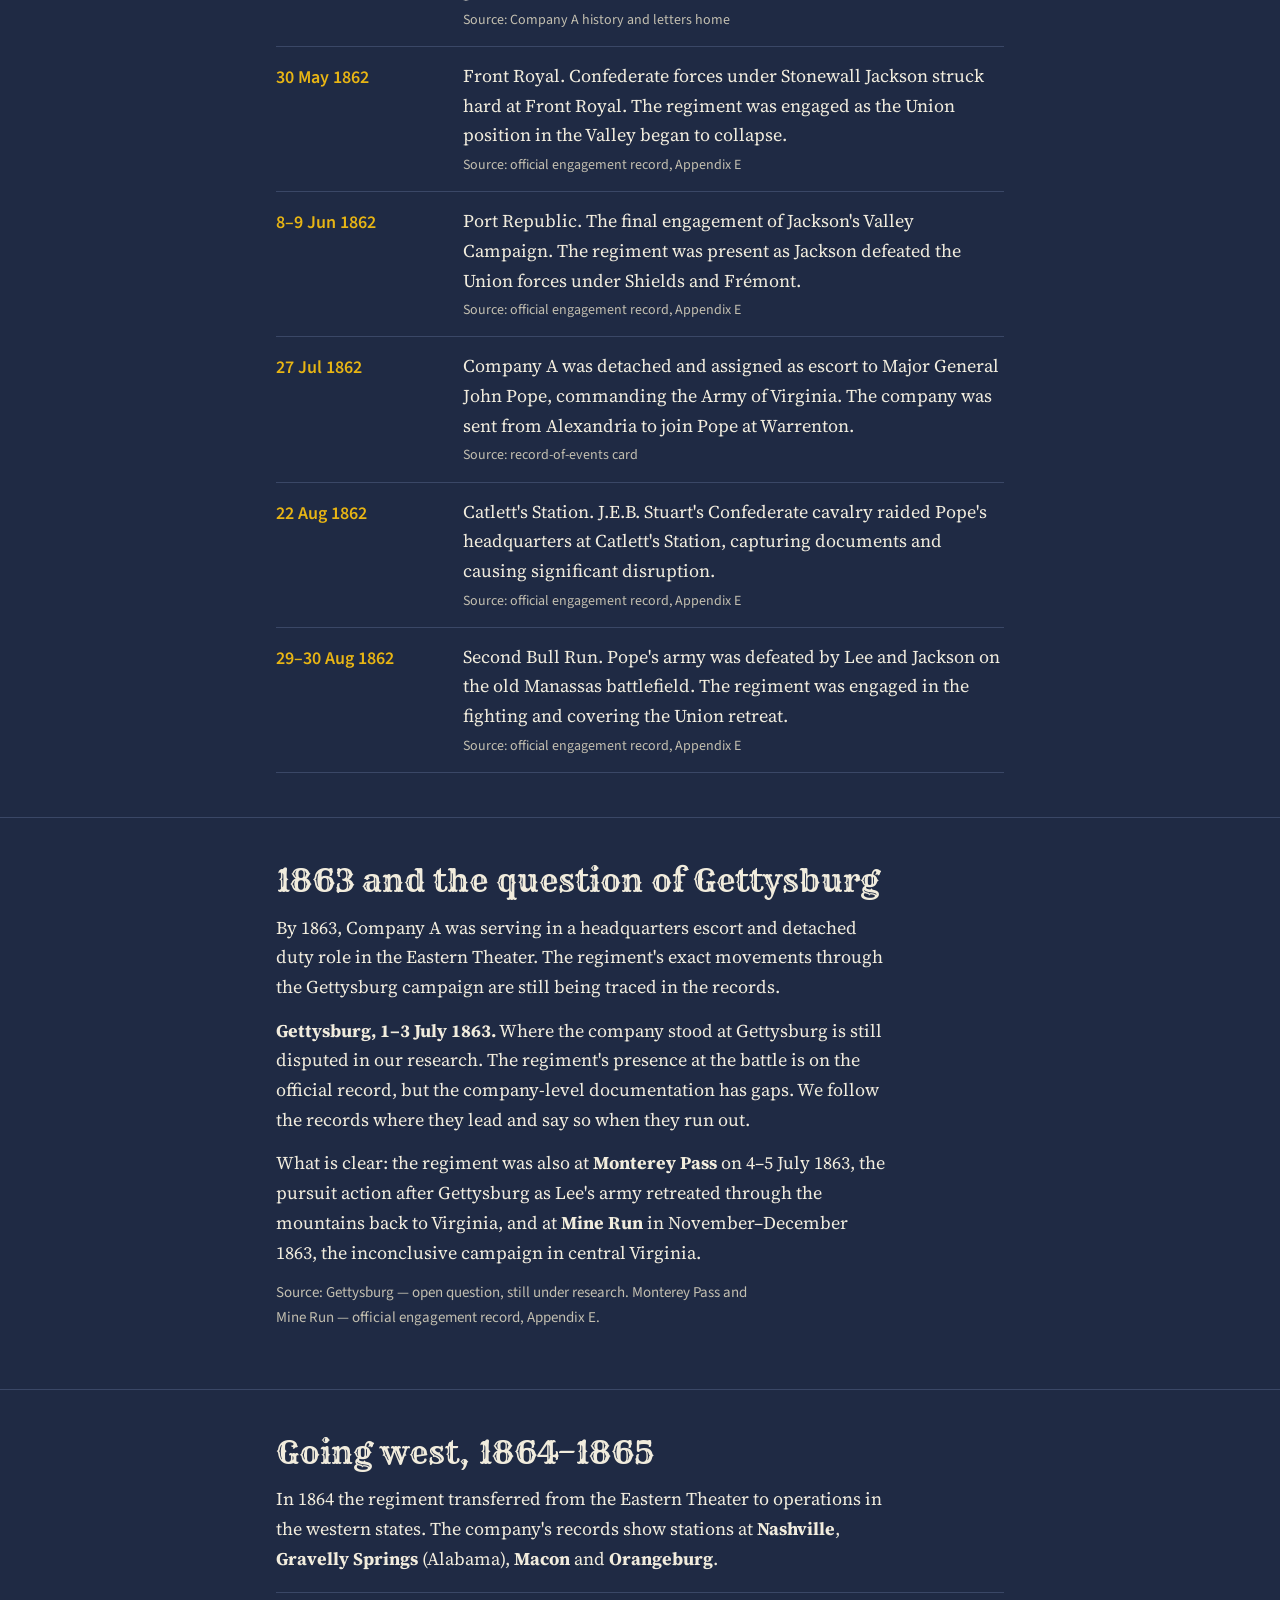
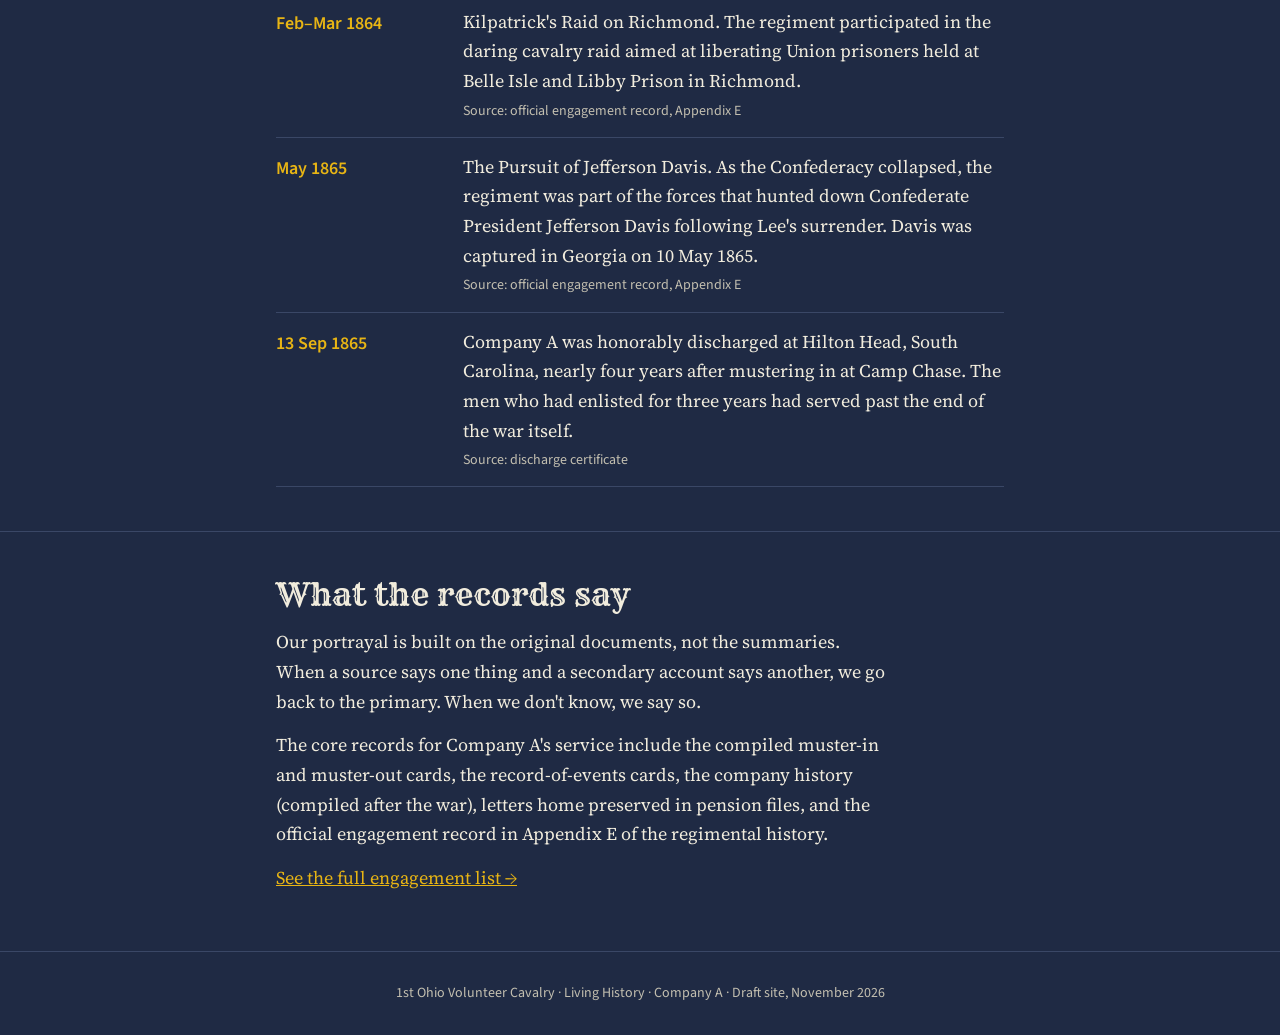
<file: history.html>
<!doctype html><html lang="en"><head>
<meta charset="utf-8">
<meta name="viewport" content="width=device-width,initial-scale=1,viewport-fit=cover">
<title>History · 1st Ohio Volunteer Cavalry</title>
<link rel="stylesheet" href="style.css">
</head><body>

<header class="page-hero"><div class="wrap">
  <a href="index.html" class="back">← 1st Ohio Volunteer Cavalry</a>
  <h1>History</h1>
  <p class="sub">Company A's service record, 1861–1865</p>
</div></header>

<nav aria-label="Site navigation"><div class="wrap">
  <a href="index.html">Home</a>
  <a href="history.html" class="active">History</a>
  <a href="engagements.html">Engagements</a>
  <a href="events.html">2027 Events</a>
  <a href="details.html">The Details</a>
  <a href="memorial.html">Remember the Men</a>
  <a href="join.html">Join</a>
</div></nav>

<main>

<section><div class="wrap">
  <h2>Muster and organization, 1861</h2>
  <p>The 1st Ohio Volunteer Cavalry was organized in the summer and fall of 1861. Company A was accepted into United States service on <strong>19 August 1861</strong> at Camp Chase, near Columbus, Ohio, under the command of Captain John H. Robinson. The men signed on for three years.</p>
  <p>Camp Chase sat on the western edge of Columbus. The men drilled there while the regiment assembled its full complement of ten companies. It was a place of heat, mud, bad food and green recruits learning to ride together — the standard beginning for any Civil War cavalry regiment.</p>
  <p class="note">Source: compiled muster-in card, Captain John H. Robinson's company.</p>
</div></section>

<section><div class="wrap">
  <h2>Bloomery Furnace, February 1862</h2>
  <p>The moment that defined Company A's reputation came on <strong>14 February 1862</strong> at Bloomery Furnace, Virginia, in what is now West Virginia. Brigadier General Frederick W. Lander was driving Confederate forces from the region in midwinter. When the lead Union regiment faltered and held back from advancing, Lander lost patience.</p>
  <p>The company history records what happened next. Lander turned to the men who had followed him to the front — among them Lieutenant Noah Jones and the troopers of Company A — and called out:</p>
  <blockquote style="font-family:var(--display);font-size:clamp(18px,4vw,24px);color:var(--yellow);margin:16px 0;padding:0 0 0 16px;border-left:4px solid var(--yellow)">"If you men will not go forward, give way to the Ohio boys!"</blockquote>
  <p>And then the Ohio boys went forward. The motto has stayed with the unit ever since.</p>
  <p class="note">Source: Company A history, p. 50. Lander's exact words as recorded there. See also the unit motto documentation in the binder.</p>
</div></section>

<section><div class="wrap">
  <h2>The Shenandoah Valley and the East, 1862</h2>
  <p>Company A spent much of 1862 in the Shenandoah Valley and northern Virginia, moving with the shifting fortunes of the Union armies in the Eastern Theater.</p>
  <ol class="ledger">
    <li><time>23 Mar 1862</time><div>Kernstown, Virginia. The first major engagement in the Valley campaign. The company history names Companies A and C as present.<span class="src">Source: Company A history and letters home</span></div></li>
    <li><time>30 May 1862</time><div>Front Royal. Confederate forces under Stonewall Jackson struck hard at Front Royal. The regiment was engaged as the Union position in the Valley began to collapse.<span class="src">Source: official engagement record, Appendix E</span></div></li>
    <li><time>8–9 Jun 1862</time><div>Port Republic. The final engagement of Jackson's Valley Campaign. The regiment was present as Jackson defeated the Union forces under Shields and Frémont.<span class="src">Source: official engagement record, Appendix E</span></div></li>
    <li><time>27 Jul 1862</time><div>Company A was detached and assigned as escort to Major General John Pope, commanding the Army of Virginia. The company was sent from Alexandria to join Pope at Warrenton.<span class="src">Source: record-of-events card</span></div></li>
    <li><time>22 Aug 1862</time><div>Catlett's Station. J.E.B. Stuart's Confederate cavalry raided Pope's headquarters at Catlett's Station, capturing documents and causing significant disruption.<span class="src">Source: official engagement record, Appendix E</span></div></li>
    <li><time>29–30 Aug 1862</time><div>Second Bull Run. Pope's army was defeated by Lee and Jackson on the old Manassas battlefield. The regiment was engaged in the fighting and covering the Union retreat.<span class="src">Source: official engagement record, Appendix E</span></div></li>
  </ol>
</div></section>

<section><div class="wrap">
  <h2>1863 and the question of Gettysburg</h2>
  <p>By 1863, Company A was serving in a headquarters escort and detached duty role in the Eastern Theater. The regiment's exact movements through the Gettysburg campaign are still being traced in the records.</p>
  <p><strong>Gettysburg, 1–3 July 1863.</strong> Where the company stood at Gettysburg is still disputed in our research. The regiment's presence at the battle is on the official record, but the company-level documentation has gaps. We follow the records where they lead and say so when they run out.</p>
  <p>What is clear: the regiment was also at <strong>Monterey Pass</strong> on 4–5 July 1863, the pursuit action after Gettysburg as Lee's army retreated through the mountains back to Virginia, and at <strong>Mine Run</strong> in November–December 1863, the inconclusive campaign in central Virginia.</p>
  <p class="note">Source: Gettysburg — open question, still under research. Monterey Pass and Mine Run — official engagement record, Appendix E.</p>
</div></section>

<section><div class="wrap">
  <h2>Going west, 1864–1865</h2>
  <p>In 1864 the regiment transferred from the Eastern Theater to operations in the western states. The company's records show stations at <strong>Nashville</strong>, <strong>Gravelly Springs</strong> (Alabama), <strong>Macon</strong> and <strong>Orangeburg</strong>.</p>
  <ol class="ledger">
    <li><time>Feb–Mar 1864</time><div>Kilpatrick's Raid on Richmond. The regiment participated in the daring cavalry raid aimed at liberating Union prisoners held at Belle Isle and Libby Prison in Richmond.<span class="src">Source: official engagement record, Appendix E</span></div></li>
    <li><time>May 1865</time><div>The Pursuit of Jefferson Davis. As the Confederacy collapsed, the regiment was part of the forces that hunted down Confederate President Jefferson Davis following Lee's surrender. Davis was captured in Georgia on 10 May 1865.<span class="src">Source: official engagement record, Appendix E</span></div></li>
    <li><time>13 Sep 1865</time><div>Company A was honorably discharged at Hilton Head, South Carolina, nearly four years after mustering in at Camp Chase. The men who had enlisted for three years had served past the end of the war itself.<span class="src">Source: discharge certificate</span></div></li>
  </ol>
</div></section>

<section><div class="wrap">
  <h2>What the records say</h2>
  <p>Our portrayal is built on the original documents, not the summaries. When a source says one thing and a secondary account says another, we go back to the primary. When we don't know, we say so.</p>
  <p>The core records for Company A's service include the compiled muster-in and muster-out cards, the record-of-events cards, the company history (compiled after the war), letters home preserved in pension files, and the official engagement record in Appendix E of the regimental history.</p>
  <p><a href="engagements.html">See the full engagement list →</a></p>
</div></section>

</main>

<footer><div class="wrap">1st Ohio Volunteer Cavalry · Living History · Company A · Draft site, November 2026</div></footer>
</body></html>
</file>
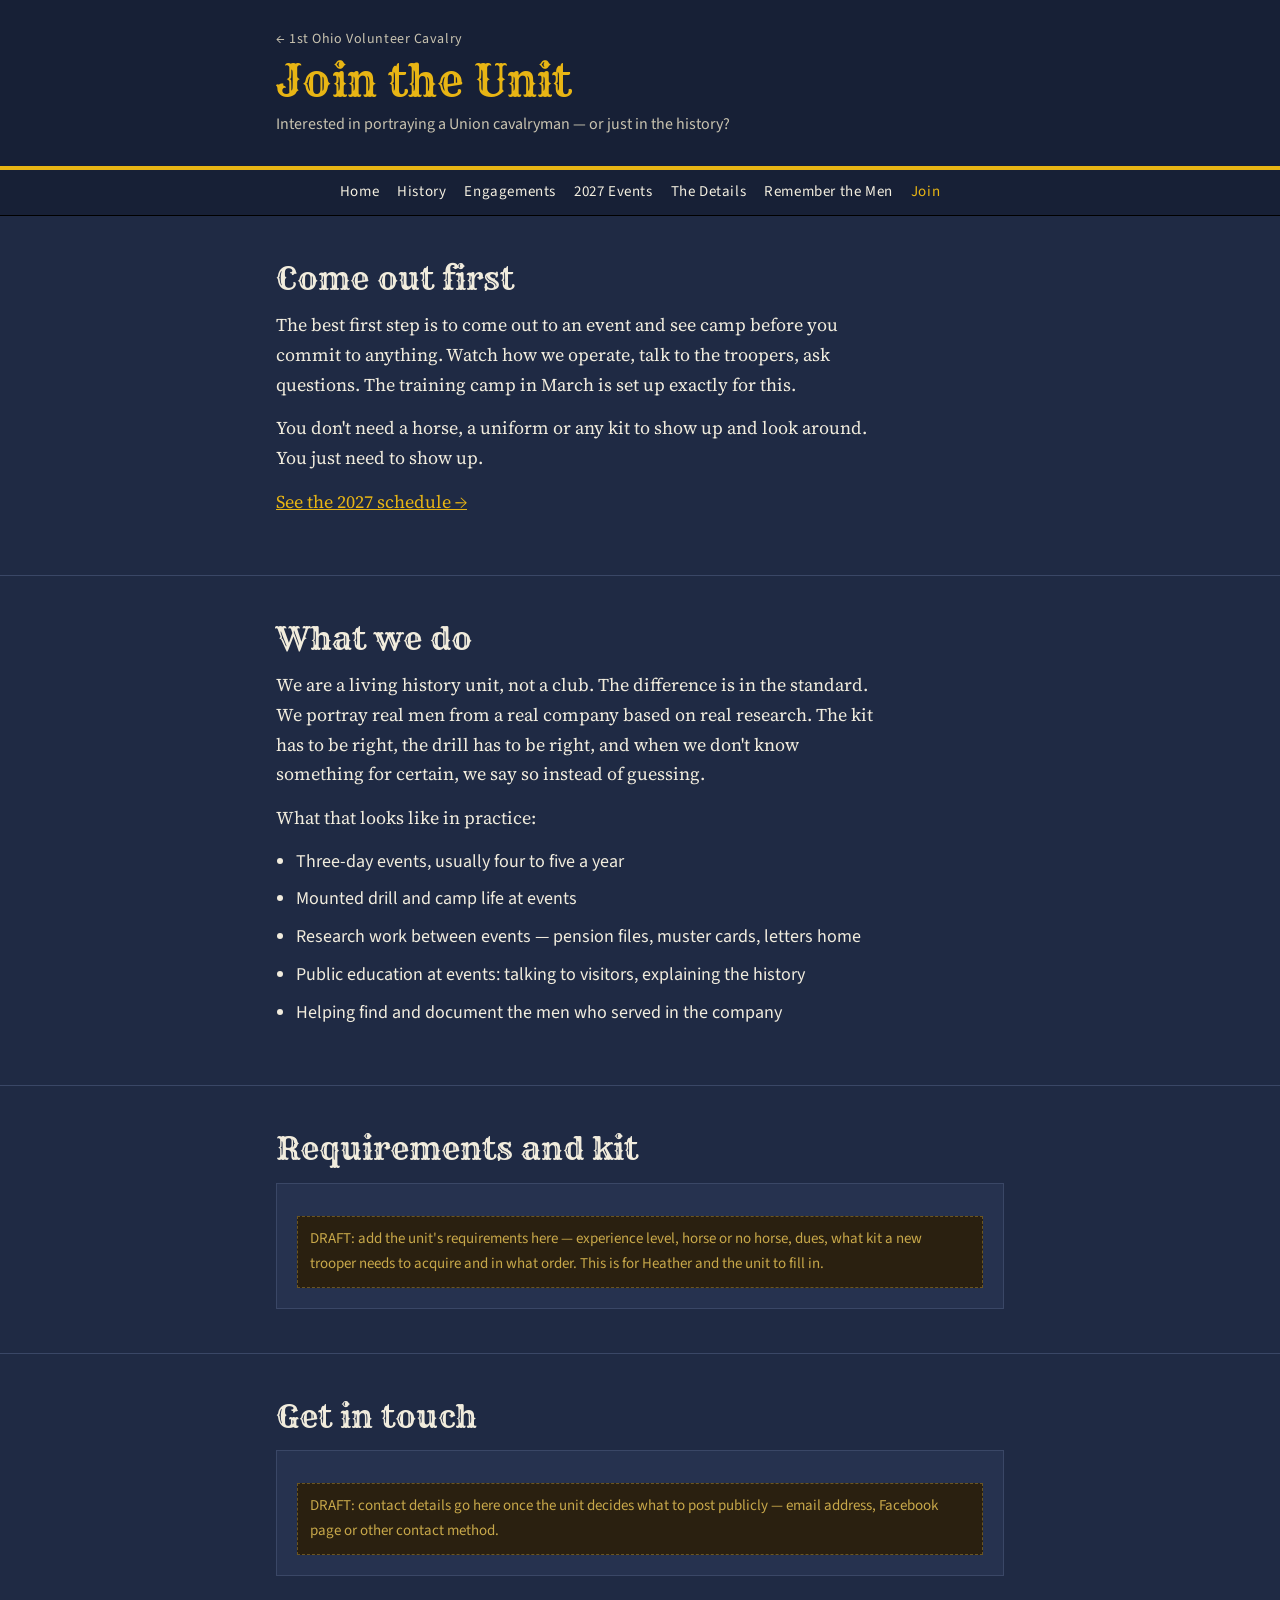
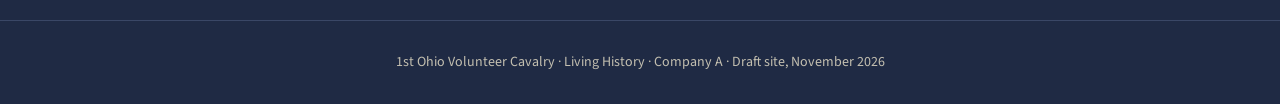
<file: join.html>
<!doctype html><html lang="en"><head>
<meta charset="utf-8">
<meta name="viewport" content="width=device-width,initial-scale=1,viewport-fit=cover">
<title>Join · 1st Ohio Volunteer Cavalry</title>
<link rel="stylesheet" href="style.css">
</head><body>

<header class="page-hero"><div class="wrap">
  <a href="index.html" class="back">← 1st Ohio Volunteer Cavalry</a>
  <h1>Join the Unit</h1>
  <p class="sub">Interested in portraying a Union cavalryman — or just in the history?</p>
</div></header>

<nav aria-label="Site navigation"><div class="wrap">
  <a href="index.html">Home</a>
  <a href="history.html">History</a>
  <a href="engagements.html">Engagements</a>
  <a href="events.html">2027 Events</a>
  <a href="details.html">The Details</a>
  <a href="memorial.html">Remember the Men</a>
  <a href="join.html" class="active">Join</a>
</div></nav>

<main>

<section><div class="wrap">
  <h2>Come out first</h2>
  <p>The best first step is to come out to an event and see camp before you commit to anything. Watch how we operate, talk to the troopers, ask questions. The training camp in March is set up exactly for this.</p>
  <p>You don't need a horse, a uniform or any kit to show up and look around. You just need to show up.</p>
  <p><a href="events.html">See the 2027 schedule →</a></p>
</div></section>

<section><div class="wrap">
  <h2>What we do</h2>
  <p>We are a living history unit, not a club. The difference is in the standard. We portray real men from a real company based on real research. The kit has to be right, the drill has to be right, and when we don't know something for certain, we say so instead of guessing.</p>
  <p>What that looks like in practice:</p>
  <ul style="font-family:var(--sans);margin:0 0 14px;padding-left:20px">
    <li style="margin-bottom:8px">Three-day events, usually four to five a year</li>
    <li style="margin-bottom:8px">Mounted drill and camp life at events</li>
    <li style="margin-bottom:8px">Research work between events — pension files, muster cards, letters home</li>
    <li style="margin-bottom:8px">Public education at events: talking to visitors, explaining the history</li>
    <li style="margin-bottom:8px">Helping find and document the men who served in the company</li>
  </ul>
</div></section>

<section><div class="wrap">
  <h2>Requirements and kit</h2>
  <div class="join-box">
    <div class="placeholder">DRAFT: add the unit's requirements here — experience level, horse or no horse, dues, what kit a new trooper needs to acquire and in what order. This is for Heather and the unit to fill in.</div>
  </div>
</div></section>

<section><div class="wrap">
  <h2>Get in touch</h2>
  <div class="join-box">
    <div class="placeholder">DRAFT: contact details go here once the unit decides what to post publicly — email address, Facebook page or other contact method.</div>
  </div>
</div></section>

</main>

<footer><div class="wrap">1st Ohio Volunteer Cavalry · Living History · Company A · Draft site, November 2026</div></footer>
</body></html>
</file>
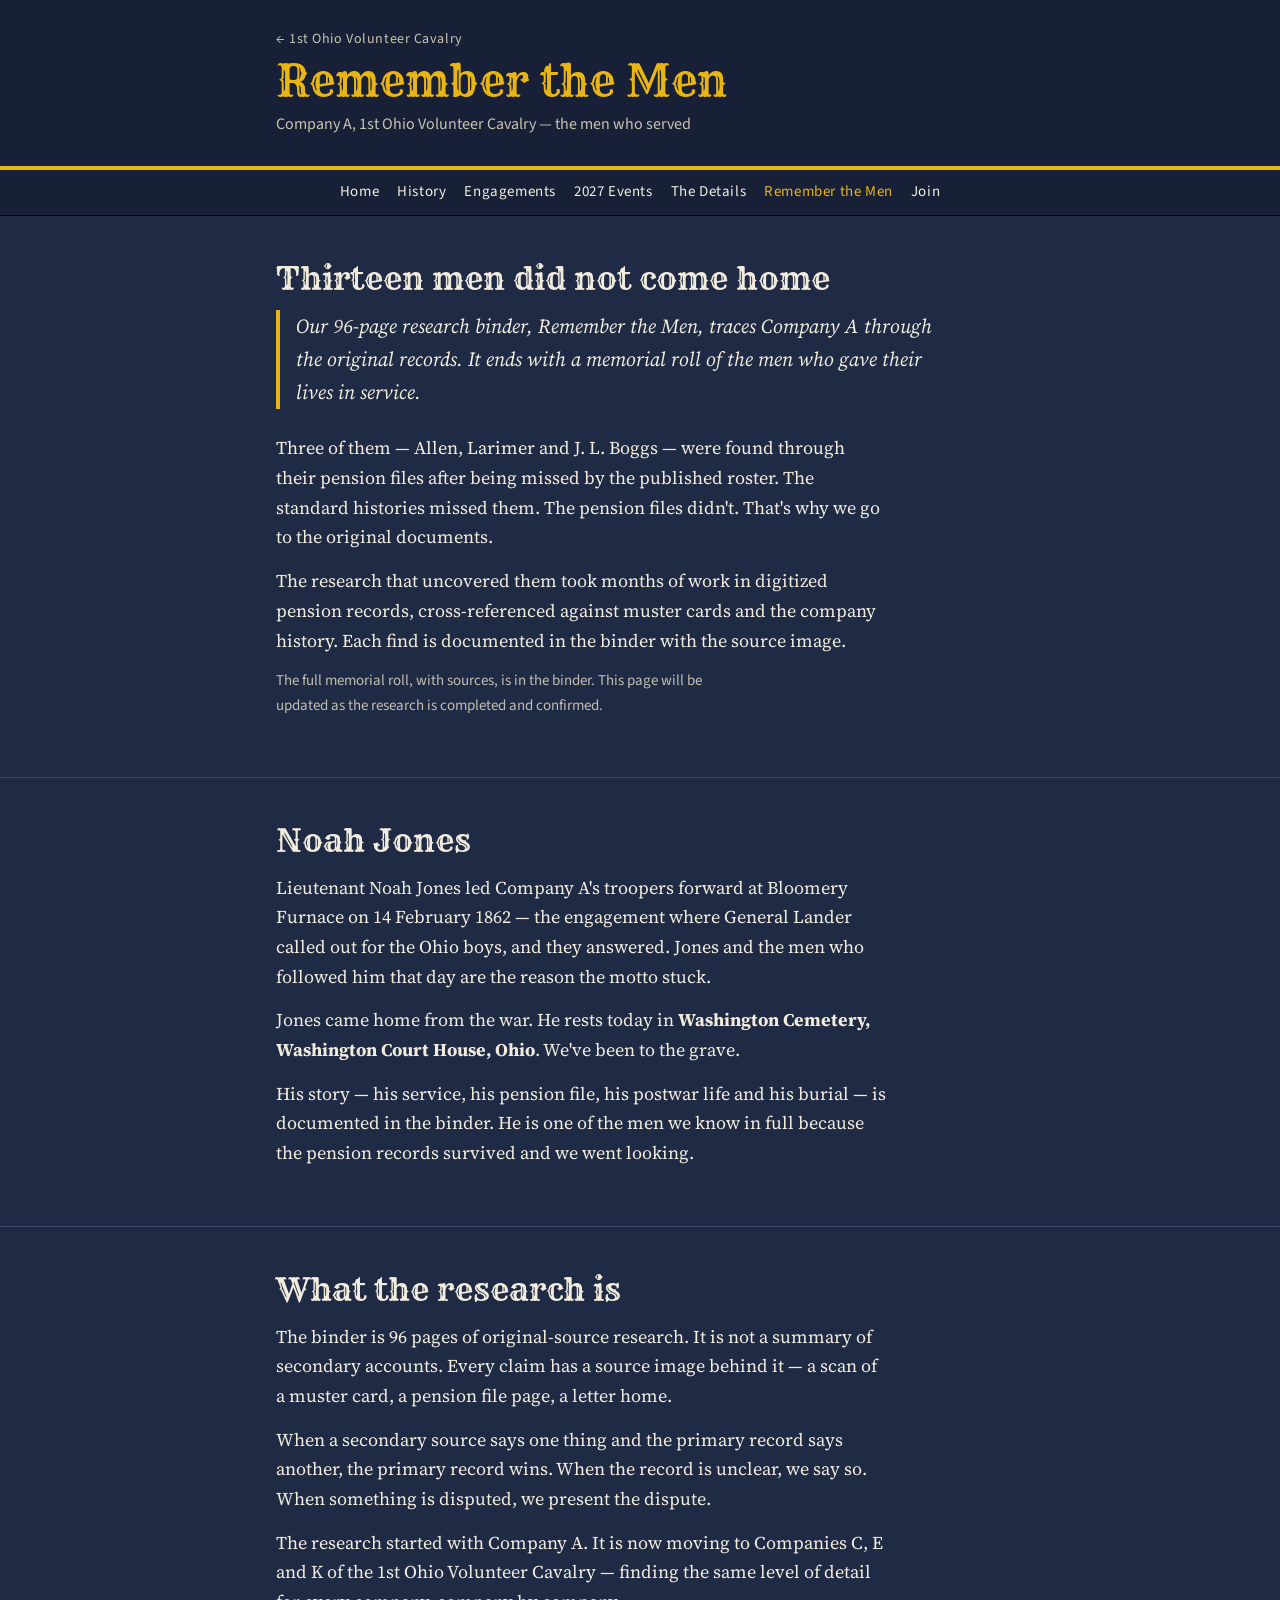
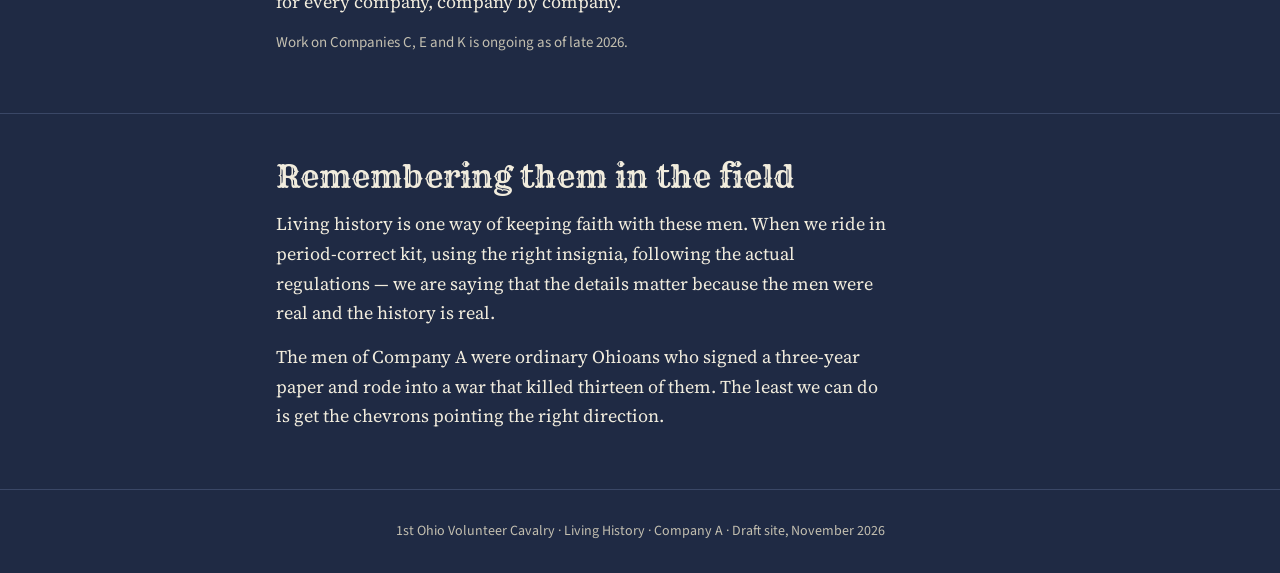
<file: memorial.html>
<!doctype html><html lang="en"><head>
<meta charset="utf-8">
<meta name="viewport" content="width=device-width,initial-scale=1,viewport-fit=cover">
<title>Remember the Men · 1st Ohio Volunteer Cavalry</title>
<link rel="stylesheet" href="style.css">
</head><body>

<header class="page-hero"><div class="wrap">
  <a href="index.html" class="back">← 1st Ohio Volunteer Cavalry</a>
  <h1>Remember the Men</h1>
  <p class="sub">Company A, 1st Ohio Volunteer Cavalry — the men who served</p>
</div></header>

<nav aria-label="Site navigation"><div class="wrap">
  <a href="index.html">Home</a>
  <a href="history.html">History</a>
  <a href="engagements.html">Engagements</a>
  <a href="events.html">2027 Events</a>
  <a href="details.html">The Details</a>
  <a href="memorial.html" class="active">Remember the Men</a>
  <a href="join.html">Join</a>
</div></nav>

<main>

<section><div class="wrap">
  <h2>Thirteen men did not come home</h2>
  <p class="memorial-intro">Our 96-page research binder, <em>Remember the Men</em>, traces Company A through the original records. It ends with a memorial roll of the men who gave their lives in service.</p>
  <p>Three of them — Allen, Larimer and J. L. Boggs — were found through their pension files after being missed by the published roster. The standard histories missed them. The pension files didn't. That's why we go to the original documents.</p>
  <p>The research that uncovered them took months of work in digitized pension records, cross-referenced against muster cards and the company history. Each find is documented in the binder with the source image.</p>
  <p class="note">The full memorial roll, with sources, is in the binder. This page will be updated as the research is completed and confirmed.</p>
</div></section>

<section><div class="wrap">
  <h2>Noah Jones</h2>
  <p>Lieutenant Noah Jones led Company A's troopers forward at Bloomery Furnace on 14 February 1862 — the engagement where General Lander called out for the Ohio boys, and they answered. Jones and the men who followed him that day are the reason the motto stuck.</p>
  <p>Jones came home from the war. He rests today in <strong>Washington Cemetery, Washington Court House, Ohio</strong>. We've been to the grave.</p>
  <p>His story — his service, his pension file, his postwar life and his burial — is documented in the binder. He is one of the men we know in full because the pension records survived and we went looking.</p>
</div></section>

<section><div class="wrap">
  <h2>What the research is</h2>
  <p>The binder is 96 pages of original-source research. It is not a summary of secondary accounts. Every claim has a source image behind it — a scan of a muster card, a pension file page, a letter home.</p>
  <p>When a secondary source says one thing and the primary record says another, the primary record wins. When the record is unclear, we say so. When something is disputed, we present the dispute.</p>
  <p>The research started with Company A. It is now moving to Companies C, E and K of the 1st Ohio Volunteer Cavalry — finding the same level of detail for every company, company by company.</p>
  <p class="note">Work on Companies C, E and K is ongoing as of late 2026.</p>
</div></section>

<section><div class="wrap">
  <h2>Remembering them in the field</h2>
  <p>Living history is one way of keeping faith with these men. When we ride in period-correct kit, using the right insignia, following the actual regulations — we are saying that the details matter because the men were real and the history is real.</p>
  <p>The men of Company A were ordinary Ohioans who signed a three-year paper and rode into a war that killed thirteen of them. The least we can do is get the chevrons pointing the right direction.</p>
</div></section>

</main>

<footer><div class="wrap">1st Ohio Volunteer Cavalry · Living History · Company A · Draft site, November 2026</div></footer>
</body></html>
</file>
<file: style.css>
@import url('https://fonts.googleapis.com/css2?family=Rye&family=Source+Serif+4:opsz,wght@8..60,400;8..60,600&family=Source+Sans+3:wght@400;600&display=swap');
:root{
  --paper:#1f2a44; --card:#26324f; --ink:#f1ecdd; --muted:#c3bfb0; --rule:#3a4766;
  --navy:#172036; --yellow:#e8b514; --brass:#e8b514; --onnavy:#f4efe0; --onnavy-muted:#c9c3b0;
  --display:"Rye", Georgia, serif; --serif:"Source Serif 4", Georgia, serif; --sans:"Source Sans 3", system-ui, sans-serif;
  color-scheme:dark;
}
*,*::before,*::after{box-sizing:border-box}
html{scroll-behavior:smooth}
body{margin:0;padding:0;background:var(--paper);color:var(--ink);font-family:var(--serif);font-size:18px;line-height:1.65}
.wrap{max-width:760px;margin:0 auto;padding-left:max(16px,env(safe-area-inset-left,0px));padding-right:max(16px,env(safe-area-inset-right,0px))}
a{color:var(--brass)}
a:focus-visible,button:focus-visible{outline:2px solid var(--yellow);outline-offset:2px}

/* Hero */
.hero{background:var(--navy);color:var(--onnavy);border-bottom:6px double var(--yellow)}
.hero .wrap{padding-block:40px 36px;text-align:center;display:flex;flex-direction:column;align-items:center;gap:10px}
.eyebrow{font-family:var(--sans);letter-spacing:.18em;text-transform:uppercase;font-size:13px;color:var(--yellow)}
.hero h1{font-family:var(--display);font-weight:400;font-size:clamp(34px,8vw,60px);line-height:1.05;margin:0}
.insignia{width:min(300px,80vw)}
.insignia img{width:100%;height:auto;display:block}
.motto{font-family:var(--display);color:var(--yellow);font-size:clamp(20px,4.5vw,30px);line-height:1.2;margin:4px 0 0}
.cite{font-family:var(--sans);font-size:15px;color:var(--onnavy-muted)}

/* Mini hero for inner pages */
.page-hero{background:var(--navy);color:var(--onnavy);border-bottom:4px solid var(--yellow)}
.page-hero .wrap{padding-block:28px;display:flex;flex-direction:column;gap:6px}
.page-hero .back{font-family:var(--sans);font-size:14px;color:var(--onnavy-muted);text-decoration:none;letter-spacing:.04em}
.page-hero .back:hover{color:var(--yellow)}
.page-hero h1{font-family:var(--display);font-weight:400;font-size:clamp(28px,6vw,44px);line-height:1.1;margin:0;color:var(--yellow)}
.page-hero .sub{font-family:var(--sans);font-size:16px;color:var(--onnavy-muted);margin:0}

/* Nav */
nav{background:var(--navy);border-bottom:1px solid #000}
nav .wrap{display:flex;flex-wrap:wrap;gap:6px 18px;justify-content:center;padding-block:10px}
nav a{font-family:var(--sans);color:var(--onnavy);text-decoration:none;font-size:15px;letter-spacing:.04em}
nav a:hover,nav a.active{color:var(--yellow)}

/* Content */
main{display:flex;flex-direction:column}
section{padding-block:44px;border-bottom:1px solid var(--rule)}
section:last-child{border-bottom:none}
h2{font-family:var(--display);font-weight:400;font-size:clamp(24px,4.5vw,32px);line-height:1.15;margin:0 0 14px}
h3{font-family:var(--sans);font-size:19px;font-weight:600;margin:0 0 6px;color:var(--yellow)}
p{margin:0 0 14px;max-width:68ch}
.lede{font-size:20px}
.note{font-family:var(--sans);font-size:15px;color:var(--muted)}

/* Ledger timeline */
.ledger{list-style:none;margin:18px 0 0;padding:0;display:flex;flex-direction:column}
.ledger li{display:grid;grid-template-columns:9.5em 1fr;gap:16px;padding-block:14px;border-top:1px solid var(--rule)}
.ledger li:last-child{border-bottom:1px solid var(--rule)}
.ledger time{font-family:var(--sans);font-weight:600;color:var(--brass);font-variant-numeric:tabular-nums;padding-top:2px}
.src{font-family:var(--sans);font-size:14px;color:var(--muted);display:block;margin-top:4px}
@media(max-width:560px){.ledger li{grid-template-columns:1fr;gap:2px}}

/* Battle cards */
.battles{display:flex;flex-direction:column;gap:0}
.battle{padding-block:18px;border-top:1px solid var(--rule)}
.battle:last-child{border-bottom:1px solid var(--rule)}
.battle-head{display:flex;align-items:baseline;gap:14px;margin-bottom:6px;flex-wrap:wrap}
.battle-name{font-family:var(--display);font-size:22px;color:var(--yellow)}
.battle-date{font-family:var(--sans);font-size:14px;color:var(--muted)}
.battle-grade{font-family:var(--sans);font-size:12px;letter-spacing:.08em;text-transform:uppercase;background:var(--card);color:var(--muted);padding:2px 8px;border:1px solid var(--rule)}

/* Regulation grid */
.regs{display:grid;grid-template-columns:repeat(auto-fit,minmax(min(100%,220px),1fr));gap:16px;margin-top:16px}
.reg{border-left:3px solid var(--brass);padding:4px 0 4px 14px}
.reg h3{color:var(--ink)}
.reg p{font-family:var(--sans);font-size:15px;margin:0;color:var(--muted)}

/* Event cards */
.events{display:grid;grid-template-columns:repeat(auto-fit,minmax(min(100%,220px),1fr));gap:14px;margin-top:18px}
.event{background:var(--card);border:1px solid var(--rule);border-top:4px solid var(--yellow);padding:16px}
.event .when{font-family:var(--sans);font-weight:600;color:var(--brass);font-size:15px}
.event h3{margin:4px 0 6px;color:var(--ink)}
.event p{font-family:var(--sans);font-size:15px;margin:0;color:var(--muted)}

/* Memorial */
.memorial-intro{font-size:20px;font-style:italic;color:var(--onnavy);border-left:4px solid var(--yellow);padding-left:16px;margin-bottom:24px}
.men-list{list-style:none;margin:16px 0 0;padding:0;columns:2;gap:20px}
.men-list li{font-family:var(--sans);padding-block:6px;border-bottom:1px solid var(--rule);break-inside:avoid}
.men-list .rank{font-size:13px;color:var(--muted)}
@media(max-width:500px){.men-list{columns:1}}

/* Join */
.join-box{background:var(--card);border:1px solid var(--rule);padding:20px;margin-top:16px}
.join-box ul{margin:0 0 14px;padding-left:20px;font-family:var(--sans)}
.placeholder{font-family:var(--sans);background:#2a2010;color:#c8a84a;border:1px dashed #6b5520;padding:10px 12px;font-size:15px;margin-top:12px}

footer{padding-block:30px;font-family:var(--sans);font-size:14px;color:var(--muted);text-align:center;border-top:1px solid var(--rule)}
</file>
